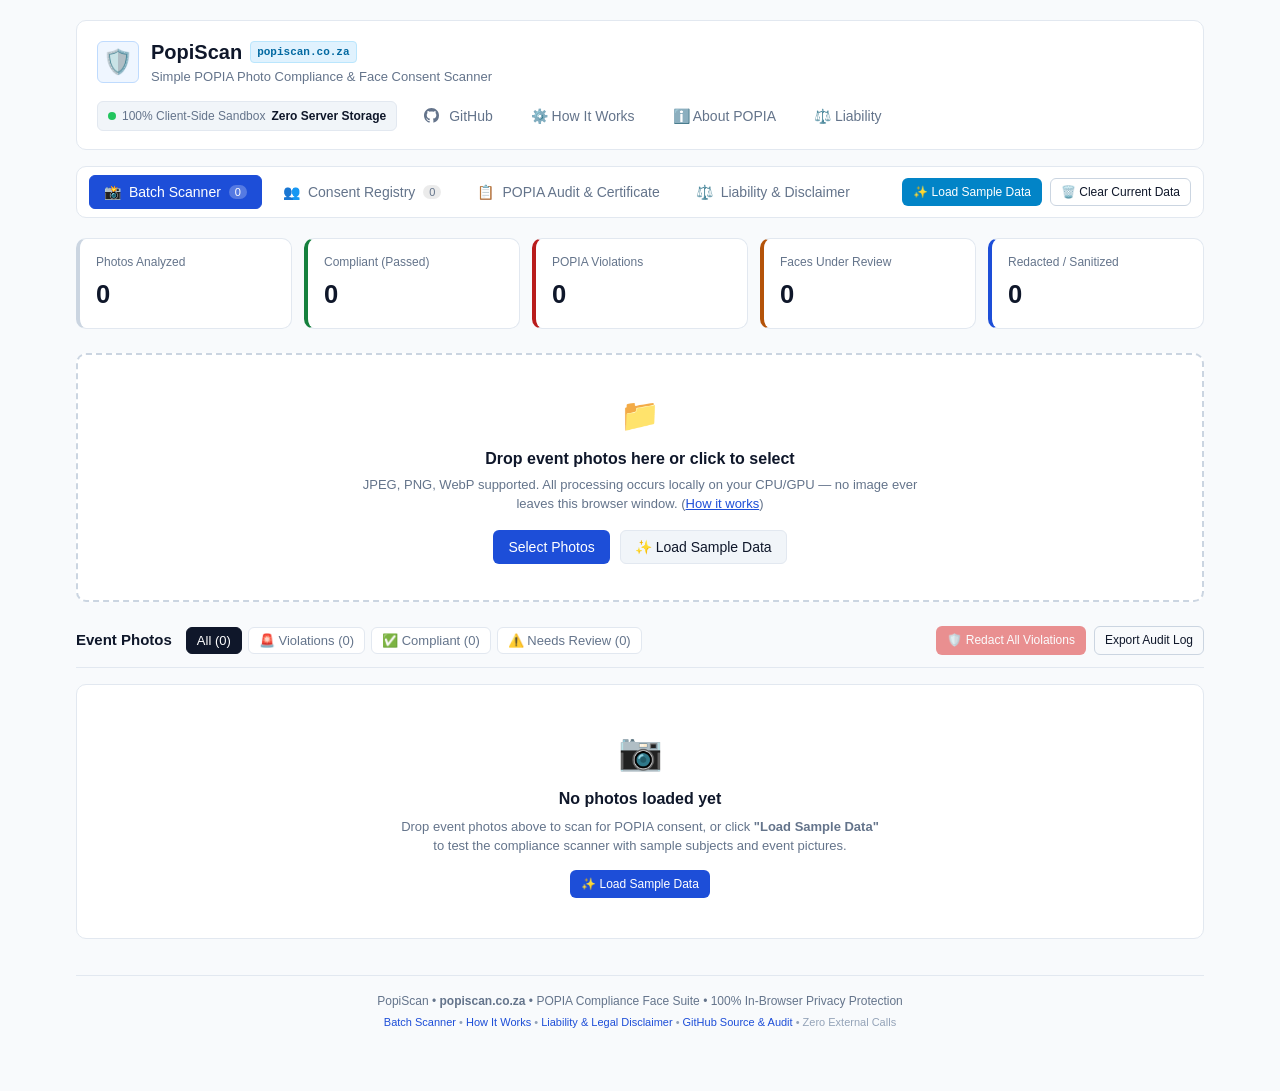
<file: site/index.html>
<!DOCTYPE html>
<html lang="en">
<head>
  <meta charset="UTF-8">
  <meta name="viewport" content="width=device-width, initial-scale=1.0">
  <title>PopiScan — POPIA Photo Compliance & Face Consent Scanner</title>
  <meta name="description" content="Simple client-side POPIA photo consent tracker and face compliance scanner. 100% in-browser processing — zero photos or biometric data leave your device.">
  <link rel="stylesheet" href="css/style.css?v=5">
</head>
<body>
  <div class="app-shell">
    <!-- Masthead -->
    <header class="masthead">
      <div class="masthead-inner">
        <div class="brand">
          <div class="brand-icon">🛡️</div>
          <div>
            <div class="brand-name">PopiScan <span class="brand-tag">popiscan.co.za</span></div>
            <div class="brand-sub">Simple POPIA Photo Compliance &amp; Face Consent Scanner</div>
          </div>
        </div>
        <div class="header-status">
          <div class="privacy-badge">
            <span class="status-pulse"></span>
            <span>100% Client-Side Sandbox</span>
            <span class="privacy-pill">Zero Server Storage</span>
          </div>
          <div class="header-links">
            <a href="https://github.com/methinked/popiscan" target="_blank" rel="noopener noreferrer" class="btn btn-ghost" title="Source Code & Security Audit on GitHub">
              <svg width="15" height="15" viewBox="0 0 24 24" fill="currentColor" style="display: inline-block; vertical-align: -2px; margin-right: 4px;" aria-hidden="true"><path d="M12 0C5.37 0 0 5.37 0 12c0 5.31 3.435 9.795 8.205 11.385.6.105.825-.255.825-.57 0-.285-.015-1.23-.015-2.235-3.015.555-3.795-.735-4.035-1.41-.135-.345-.72-1.41-1.23-1.695-.42-.225-1.02-.78-.015-.795.945-.015 1.62.87 1.845 1.23 1.08 1.815 2.805 1.305 3.495.99.105-.78.42-1.305.765-1.605-2.67-.3-5.46-1.335-5.46-5.925 0-1.305.465-2.385 1.23-3.225-.12-.3-.54-1.53.12-3.18 0 0 1.005-.315 3.3 1.23.96-.27 1.98-.405 3-.405s2.04.135 3 .405c2.295-1.56 3.3-1.23 3.3-1.23.66 1.65.24 2.88.12 3.18.765.84 1.23 1.905 1.23 3.225 0 4.605-2.805 5.625-5.475 5.925.435.375.81 1.095.81 2.22 0 1.605-.015 2.895-.015 3.3 0 .315.225.69.825.57A12.02 12.02 0 0024 12c0-6.63-5.37-12-12-12z"/></svg>
              GitHub
            </a>
            <a href="how-it-works.html" class="btn btn-ghost" title="How It Works: In-Browser Architecture & Algorithms">⚙️ How It Works</a>
            <button id="btn-about" class="btn btn-ghost" title="About & Architecture">ℹ️ About POPIA</button>
            <a href="liability.html" class="btn btn-ghost" title="Legal Disclaimer & Liability Notice">⚖️ Liability</a>
          </div>
        </div>
      </div>
    </header>

    <!-- Navigation Bar / Mode Tabs -->
    <nav class="subnav">
      <div class="nav-tabs">
        <button class="tab-btn active" data-tab="scanner">
          <span class="tab-icon">📸</span> Batch Scanner
          <span id="badge-scanned-count" class="tab-badge">0</span>
        </button>
        <button class="tab-btn" data-tab="roster">
          <span class="tab-icon">👥</span> Consent Registry
          <span id="badge-roster-count" class="tab-badge">0</span>
        </button>
        <button class="tab-btn" data-tab="audit">
          <span class="tab-icon">📋</span> POPIA Audit & Certificate
        </button>
        <button class="tab-btn" data-tab="liability">
          <span class="tab-icon">⚖️</span> Liability &amp; Disclaimer
        </button>
      </div>
      <div class="quick-actions">
        <button id="btn-load-demo" class="btn btn-accent btn-sm" title="Load sample subjects and event photos">✨ Load Sample Data</button>
        <button id="btn-clear-all" class="btn btn-outline btn-sm" title="Clear current photos or reset workspace">🗑️ Clear Current Data</button>
      </div>
    </nav>

    <!-- Metrics Bar -->
    <section class="metrics-bar">
      <div class="metric-card">
        <span class="metric-label">Photos Analyzed</span>
        <span id="metric-total-photos" class="metric-val">0</span>
      </div>
      <div class="metric-card metric-success">
        <span class="metric-label">Compliant (Passed)</span>
        <span id="metric-passed-photos" class="metric-val">0</span>
      </div>
      <div class="metric-card metric-danger">
        <span class="metric-label">POPIA Violations</span>
        <span id="metric-violation-photos" class="metric-val">0</span>
      </div>
      <div class="metric-card metric-warning">
        <span class="metric-label">Faces Under Review</span>
        <span id="metric-unknown-faces" class="metric-val">0</span>
      </div>
      <div class="metric-card metric-info">
        <span class="metric-label">Redacted / Sanitized</span>
        <span id="metric-redacted-photos" class="metric-val">0</span>
      </div>
    </section>

    <!-- Main Content Panels -->
    <main class="main-content">
      <!-- TAB 1: BATCH SCANNER -->
      <section id="panel-scanner" class="tab-panel active">
        <!-- Upload Zone -->
        <div class="upload-container">
          <div id="drop-zone" class="drop-zone">
            <div class="drop-icon">📁</div>
            <div class="drop-title">Drop event photos here or click to select</div>
            <p class="drop-desc">JPEG, PNG, WebP supported. All processing occurs locally on your CPU/GPU — no image ever leaves this browser window. (<a href="how-it-works.html" style="color: var(--primary); text-decoration: underline;">How it works</a>)</p>
            <div class="drop-buttons">
              <label for="file-input" class="btn btn-primary">
                <span>Select Photos</span>
                <input type="file" id="file-input" multiple accept="image/*" style="display: none;">
              </label>
              <button id="btn-demo-photos-only" class="btn btn-secondary">✨ Load Sample Data</button>
            </div>
          </div>
        </div>

        <!-- Scanning Progress Bar -->
        <div id="scan-progress-container" class="progress-bar-container" style="display: none;">
          <div class="progress-label">
            <span id="scan-progress-text">Scanning faces across photos...</span>
            <span id="scan-progress-pct">0%</span>
          </div>
          <div class="progress-track">
            <div id="scan-progress-fill" class="progress-fill" style="width: 0%;"></div>
          </div>
        </div>

        <!-- Filter / Filter Controls -->
        <div class="toolbar">
          <div class="toolbar-left">
            <span class="toolbar-title">Event Photos</span>
            <div class="filter-group">
              <button class="btn-filter active" data-filter="all">All (<span id="filter-count-all">0</span>)</button>
              <button class="btn-filter" data-filter="violation">🚨 Violations (<span id="filter-count-violation">0</span>)</button>
              <button class="btn-filter" data-filter="passed">✅ Compliant (<span id="filter-count-passed">0</span>)</button>
              <button class="btn-filter" data-filter="review">⚠️ Needs Review (<span id="filter-count-review">0</span>)</button>
            </div>
          </div>
          <div class="toolbar-right">
            <button id="btn-bulk-redact" class="btn btn-danger btn-sm" disabled>🛡️ Redact All Violations</button>
            <button id="btn-export-audit-top" class="btn btn-outline btn-sm">Export Audit Log</button>
          </div>
        </div>

        <!-- Photo Grid -->
        <div id="photo-grid" class="photo-grid">
          <div class="empty-state">
            <div class="empty-icon">📷</div>
            <div class="empty-title">No photos loaded yet</div>
            <p class="empty-desc">Drop event photos above to scan for POPIA consent, or click <strong>"Load Sample Data"</strong> to test the compliance scanner with sample subjects and event pictures.</p>
            <div style="margin-top: 14px;">
              <button id="btn-empty-load-demo" class="btn btn-primary btn-sm">✨ Load Sample Data</button>
            </div>
          </div>
        </div>
      </section>

      <!-- TAB 2: CONSENT REGISTRY (ROSTER) -->
      <section id="panel-roster" class="tab-panel">
        <div class="roster-header">
          <div>
            <h2>POPIA Consent Registry</h2>
            <p class="section-desc">Manage individuals, minors, and their formal photo consent preferences (Section 11 & Section 35 POPIA).</p>
          </div>
          <div class="roster-actions">
            <button id="btn-add-subject-modal" class="btn btn-primary btn-sm">+ Register Subject</button>
            <button id="btn-load-sample-roster" class="btn btn-outline btn-sm">Load Sample Roster</button>
            <button id="btn-clear-roster" class="btn btn-ghost btn-sm" style="color: var(--danger, #ef4444);">Clear Registry</button>
          </div>
        </div>

        <!-- Roster Search & Stats -->
        <div class="roster-filters">
          <input type="text" id="roster-search" class="input-search" placeholder="Search subjects by name or ID...">
          <div class="roster-legend">
            <span class="legend-item"><span class="dot dot-green"></span> Consented (Full Media)</span>
            <span class="legend-item"><span class="dot dot-amber"></span> Internal Use Only</span>
            <span class="legend-item"><span class="dot dot-red"></span> Opted Out / Restricted</span>
          </div>
        </div>

        <!-- Roster Grid -->
        <div id="roster-grid" class="roster-grid"></div>
      </section>

      <!-- TAB 3: POPIA AUDIT CERTIFICATE -->
      <section id="panel-audit" class="tab-panel">
        <div class="audit-container">
          <div class="audit-card">
            <div class="audit-header">
              <div class="audit-badge">Official Record</div>
              <h2>POPIA Compliance Verification Certificate</h2>
              <p class="audit-timestamp" id="audit-timestamp">Generated on: Sept 8, 2026</p>
            </div>

            <div class="audit-summary-grid">
              <div class="audit-item">
                <span class="audit-k">Organization / Controller</span>
                <span class="audit-v">Local Organization / School Event</span>
              </div>
              <div class="audit-item">
                <span class="audit-k">Legal Standard</span>
                <span class="audit-v">POPIA Act 4 of 2013 (RSA) & Sect 35 (Minors)</span>
              </div>
              <div class="audit-item">
                <span class="audit-k">Architectural Ingestion Model</span>
                <span class="audit-v text-success">Zero-Knowledge Client Sandbox (0 Biometrics Stored Externally)</span>
              </div>
              <div class="audit-item">
                <span class="audit-k">Compliance Status</span>
                <span id="audit-status-badge" class="badge-status">Pending Scan</span>
              </div>
            </div>

            <h3>Scan Activity & Action Log</h3>
            <div class="table-responsive">
              <table class="audit-table">
                <thead>
                  <tr>
                    <th>Photo Name</th>
                    <th>Faces Detected</th>
                    <th>Matched Subjects</th>
                    <th>Consent Result</th>
                    <th>Compliance Action</th>
                  </tr>
                </thead>
                <tbody id="audit-log-body">
                  <tr>
                    <td colspan="5" style="text-align: center; color: var(--text-muted);">No scan logs yet. Run a batch scan to populate audit data.</td>
                  </tr>
                </tbody>
              </table>
            </div>

            <!-- Statutory Compliance & Liability Notice -->
            <div class="legal-alert-box" style="margin-top: 24px; margin-bottom: 20px;">
              <div class="legal-alert-title">
                <span>⚠️</span>
                <span>Statutory Compliance &amp; Operational Liability Notice</span>
              </div>
              <div class="legal-alert-desc">
                This verification certificate and log are generated purely as an operational tracking aid on an <strong>"AS IS"</strong> basis without warranty. This system does not constitute formal legal counsel or statutory clearance under South African POPIA Act 4 of 2013. The responsible party bears sole legal liability for media publication, guardian consent, and records veracity. Client-side source code is open for independent audit on <a href="https://github.com/methinked/popiscan" target="_blank" rel="noopener noreferrer" class="footer-link" style="font-weight: 600;">GitHub</a>.
                <a href="liability.html" target="_blank" class="footer-link" style="font-weight: 600; margin-left: 4px;">Read Full Liability Disclaimer &rarr;</a>
              </div>
            </div>

            <div class="audit-footer-actions">
              <button id="btn-download-audit-json" class="btn btn-outline">Export Audit JSON</button>
              <button id="btn-print-audit" class="btn btn-primary">Print / Save as PDF Certificate</button>
            </div>
          </div>
        </div>
      </section>

      <!-- TAB 4: LEGAL & LIABILITY DISCLAIMER -->
      <section id="panel-liability" class="tab-panel">
        <div class="legal-container">
          <div class="legal-card">
            <div class="legal-header">
              <div style="display: flex; justify-content: space-between; align-items: flex-start; flex-wrap: wrap; gap: 10px;">
                <div>
                  <span class="legal-badge">Legal Notice &amp; Terms of Use</span>
                  <h2>Legal Disclaimer &amp; Limitation of Liability</h2>
                  <p class="legal-subtitle">Standard Operational Disclaimer, Algorithmic Limits &amp; POPIA Act 4 of 2013 Notice</p>
                </div>
                <a href="liability.html" target="_blank" class="btn btn-outline btn-sm">Open Standalone Page ↗</a>
              </div>
            </div>

            <!-- Prominent Executive Warning Box -->
            <div class="legal-alert-box">
              <div class="legal-alert-title">
                <span>⚠️</span>
                <span>Plain-Language Notice: Don't Rely Blindly On This — It's Just To Help (As-Is)</span>
              </div>
              <div class="legal-alert-desc">
                <strong>PopiScan is provided strictly on an "AS IS" and "AS AVAILABLE" basis without warranty of any kind.</strong> It is designed to assist event organizers, schools, and photographers with internal consent bookkeeping. It is <em>not</em> legal advice, <em>not</em> a substitute for an Information Officer audit, and provides <em>no statutory warranty or immunity</em>. Facial detection is probabilistic and subject to false negatives. You and your organization are solely responsible for obtaining valid consent and deciding which photos are published.
              </div>
            </div>

            <div class="legal-section">
              <h3>1. Provision of Software "As Is" &amp; No Warranty</h3>
              <p>PopiScan (popiscan.co.za) is provided free of charge on an <strong>"AS IS"</strong> and <strong>"AS AVAILABLE"</strong> basis. The authors and operators disclaim all express, implied, and statutory warranties, including warranties of merchantability, fitness for a particular purpose, non-infringement, algorithmic accuracy, and uninterrupted operation.</p>
              <div class="legal-caps-box">
                YOU ASSUME TOTAL RESPONSIBILITY AND RISK FOR YOUR USE OF THIS SOFTWARE. NO WARRANTY IS MADE THAT SCANNING WILL DETECT EVERY FACE OR MEET REGULATORY REQUIREMENTS.
              </div>
            </div>

            <div class="legal-section">
              <h3>2. Operational Aid Only — Not Legal Advice</h3>
              <p>PopiScan is not a law firm or registered regulatory body. Status badges ("Compliant", "Violation", "Review") and generated audit certificates reflect automated heuristics evaluated against local inputs. They do not constitute official statutory certification or legal advice under the Protection of Personal Information Act 4 of 2013 (POPIA).</p>
            </div>

            <div class="legal-section">
              <h3>3. Algorithmic Limitations &amp; Inherent Probabilistic Nature</h3>
              <p>In-browser face detection (Viola-Jones / Haar cascades) is probabilistic. False negatives (missed faces due to lighting, angles, occlusions, sunglasses, headwear, or crowds) and false positives can occur. <strong>Mandatory human visual inspection is required</strong> before publishing or distributing any photograph.</p>
            </div>

            <div class="legal-section">
              <h3>4. Sole Responsibility of the User ("Responsible Party")</h3>
              <p>Under POPIA Section 1, your organization is the legal <strong>Responsible Party</strong>. You hold sole accountability for verifying parental consent for minors (Section 35), managing consent records, honoring opt-outs, and making publishing decisions.</p>
            </div>

            <div class="legal-section">
              <h3>5. Comprehensive Limitation of Liability</h3>
              <p>Under no legal theory (contract, delict, negligence, or statute) shall the developers, contributors, or hosts of PopiScan be liable for:</p>
              <ul>
                <li>Administrative fines or enforcement actions by the Information Regulator of South Africa (including Section 109 fines up to R10,000,000);</li>
                <li>Civil claims, privacy infringement damages, or lawsuits under Section 99 of POPIA;</li>
                <li>Legal defense costs, lost profits, business interruption, or emotional distress damages.</li>
              </ul>
            </div>

            <div class="legal-section">
              <h3>6. 100% Client-Side Architecture &amp; Zero Data Retention</h3>
              <p>All photo processing, face detection, and redaction occur 100% within your web browser's local sandbox memory. No photos, biometric descriptors, or roster records are ever transmitted to or stored on our servers. The site operators never possess your data and are not an "Operator" under POPIA. The complete client-side source code is open for independent security audits on <a href="https://github.com/methinked/popiscan" target="_blank" rel="noopener noreferrer" class="footer-link" style="font-weight: 600;">GitHub</a> under GPLv3.</p>
            </div>

            <div style="border-top: 1px solid var(--border); padding-top: 16px; display: flex; justify-content: space-between; align-items: center; flex-wrap: wrap; gap: 10px;">
              <a href="liability.html" target="_blank" class="footer-link" style="font-size: 13px; font-weight: 600;">View Complete Legal Terms &amp; Full Text &rarr;</a>
              <button onclick="window.print()" class="btn btn-outline btn-sm">🖨️ Print Disclaimer</button>
            </div>
          </div>
        </div>
      </section>
    </main>

    <!-- Photo Detail / Inspector Modal -->
    <div id="modal-inspector" class="modal-backdrop" style="display: none;">
      <div class="modal-dialog modal-lg">
        <div class="modal-header">
          <div>
            <h3 id="modal-photo-title">Photo Inspector</h3>
            <span id="modal-photo-badge" class="badge-status">Status</span>
          </div>
          <button id="modal-close" class="modal-close-btn">&times;</button>
        </div>
        <div class="modal-body inspector-body">
          <div class="inspector-canvas-wrap">
            <canvas id="inspector-canvas"></canvas>
          </div>
          <div class="inspector-sidebar">
            <h4>Detected Faces</h4>
            <div id="inspector-face-list" class="face-list"></div>
            <div class="redaction-controls">
              <h4>Sanitization & Redaction</h4>
              <p class="control-desc">Instantly blur or mask non-consenting individuals to make this photo POPIA compliant for public release.</p>
              <div class="redact-btn-group">
                <button id="btn-redact-blur" class="btn btn-outline btn-sm">Blur Faces</button>
                <button id="btn-redact-mask" class="btn btn-outline btn-sm">Black Bar</button>
                <button id="btn-redact-pixel" class="btn btn-outline btn-sm">Pixelate</button>
                <button id="btn-redact-reset" class="btn btn-ghost btn-sm">Reset</button>
              </div>
              <button id="btn-download-inspected" class="btn btn-primary" style="width: 100%; margin-top: 12px;">⬇️ Download Compliant Photo</button>
            </div>
          </div>
        </div>
      </div>
    </div>

    <!-- Add Subject Modal -->
    <div id="modal-add-subject" class="modal-backdrop" style="display: none;">
      <div class="modal-dialog">
        <div class="modal-header">
          <h3>Register Subject Consent</h3>
          <button id="modal-add-close" class="modal-close-btn">&times;</button>
        </div>
        <form id="form-add-subject" class="modal-body form-body">
          <div class="form-group">
            <label for="sub-name">Full Name</label>
            <input type="text" id="sub-name" class="form-input" placeholder="e.g. Liam Chen" required>
          </div>
          <div class="form-group">
            <label for="sub-id">Identifier / Roll / Student ID</label>
            <input type="text" id="sub-id" class="form-input" placeholder="e.g. STU-2026-088" required>
          </div>
          <div class="form-group">
            <label for="sub-consent">POPIA Consent Preference</label>
            <select id="sub-consent" class="form-input">
              <option value="RESTRICTED">❌ RESTRICTED (Withheld / Do Not Photograph)</option>
              <option value="CONSENTED" selected>✅ CONSENTED (Full Media Release)</option>
              <option value="INTERNAL_ONLY">⚠️ INTERNAL ONLY (Internal Yearbook / School Only)</option>
            </select>
          </div>
          <div class="form-group">
            <label for="sub-notes">Consent Notes / Legal Guardian</label>
            <input type="text" id="sub-notes" class="form-input" placeholder="e.g. Parent requested opt-out under Section 35">
          </div>
          <div class="form-group">
            <label>Reference Face Photo</label>
            <input type="file" id="sub-photo-input" accept="image/*" class="form-input">
            <div id="sub-photo-preview" class="avatar-preview-box">No photo chosen</div>
          </div>
          <div class="form-actions">
            <button type="button" id="btn-cancel-add-subject" class="btn btn-ghost">Cancel</button>
            <button type="submit" class="btn btn-primary">Save to Registry</button>
          </div>
        </form>
      </div>
    </div>

    <!-- Clear Current Data Modal -->
    <div id="modal-clear-data" class="modal-backdrop" style="display: none;">
      <div class="modal-dialog">
        <div class="modal-header">
          <h3>Clear Current Data</h3>
          <button id="modal-clear-close" class="modal-close-btn">&times;</button>
        </div>
        <div class="modal-body">
          <p style="margin-bottom: 16px; color: var(--text-muted); font-size: 14px;">
            Choose how you would like to reset your PopiScan workspace:
          </p>
          <div class="clear-options-list">
            <button type="button" id="btn-action-clear-photos" class="clear-choice-card">
              <div class="clear-choice-icon">📸</div>
              <div class="clear-choice-info">
                <div class="clear-choice-title">Clear Scanned Photos Only</div>
                <div class="clear-choice-desc">Removes all analyzed photos and resets metrics to zero. Keeps your Consent Registry intact.</div>
              </div>
            </button>
            <button type="button" id="btn-action-clear-everything" class="clear-choice-card clear-choice-card-danger">
              <div class="clear-choice-icon">🗑️</div>
              <div class="clear-choice-info">
                <div class="clear-choice-title">Clear Everything (Photos &amp; Registry)</div>
                <div class="clear-choice-desc">Completely resets PopiScan to a fresh new page. Clears photos, metrics, and removes all saved subjects from local storage.</div>
              </div>
            </button>
          </div>
          <div class="form-actions" style="margin-top: 20px; justify-content: flex-end;">
            <button type="button" id="btn-cancel-clear" class="btn btn-ghost">Cancel</button>
          </div>
        </div>
      </div>
    </div>

    <!-- About / POPIA Architecture Modal -->
    <div id="modal-about" class="modal-backdrop" style="display: none;">
      <div class="modal-dialog">
        <div class="modal-header">
          <h3>Why Browser-First POPIA Compliance?</h3>
          <button id="modal-about-close" class="modal-close-btn">&times;</button>
        </div>
        <div class="modal-body about-content">
          <p><strong>PopiScan</strong> (popiscan.co.za) is built on a 100% zero-knowledge client architecture (<a href="how-it-works.html" class="footer-link" style="text-decoration: underline; font-weight: 600;">Technical &amp; Mathematical Specification</a>):</p>
          <ul class="about-points">
            <li><strong>Zero Server Liability:</strong> Traditional face recognition requires uploading sensitive biometric images of children and staff to a cloud server, creating massive POPIA Section 19 security risk and data breach liability.</li>
            <li><strong>100% Client-Side Processing:</strong> All facial feature detection, matching against your local roster, and privacy redaction happen strictly within your browser sandbox via WebAssembly and HTML5 Canvas. (<a href="how-it-works.html" class="footer-link" style="text-decoration: underline;">How it works</a>)</li>
            <li><strong>Open Source &amp; Auditable:</strong> The entire codebase is open source under GPLv3 and available for independent security audit on <a href="https://github.com/methinked/popiscan" target="_blank" rel="noopener noreferrer" class="footer-link">GitHub</a>.</li>
            <li><strong>POPIA Section 35 Strict Adherence:</strong> Special personal information (biometric data of minors) is never transmitted across the network, stored in a remote database, or processed by third-party APIs.</li>
            <li><strong>Immediate Anonymization:</strong> Flagged non-consenting individuals can be blurred, masked, or pixelated in one click before event photos are published or shared.</li>
            <li><strong>Operational Assistance Only:</strong> Provided strictly "as-is" without warranty. See our <a href="liability.html" class="footer-link">Liability &amp; Legal Disclaimer</a> for full statutory terms.</li>
          </ul>
        </div>
      </div>
    </div>

    <!-- Footer -->
    <footer class="app-footer">
      <div>PopiScan • <strong>popiscan.co.za</strong> • POPIA Compliance Face Suite • 100% In-Browser Privacy Protection</div>
      <div class="footer-links">
        <a href="index.html" class="footer-link">Batch Scanner</a> • 
        <a href="how-it-works.html" class="footer-link">How It Works</a> • 
        <a href="liability.html" class="footer-link">Liability &amp; Legal Disclaimer</a> • 
        <a href="https://github.com/methinked/popiscan" target="_blank" rel="noopener noreferrer" class="footer-link">GitHub Source &amp; Audit</a> • 
        <span>Zero External Calls</span>
      </div>
    </footer>
  </div>

  <!-- Face Detection & Tracking Scripts -->
  <script src="js/vendor/tracking-min.js"></script>
  <script src="js/vendor/face-min.js"></script>
  <!-- Application Logic -->
  <script src="js/popia-engine.js?v=4"></script>
</body>
</html>
</file>
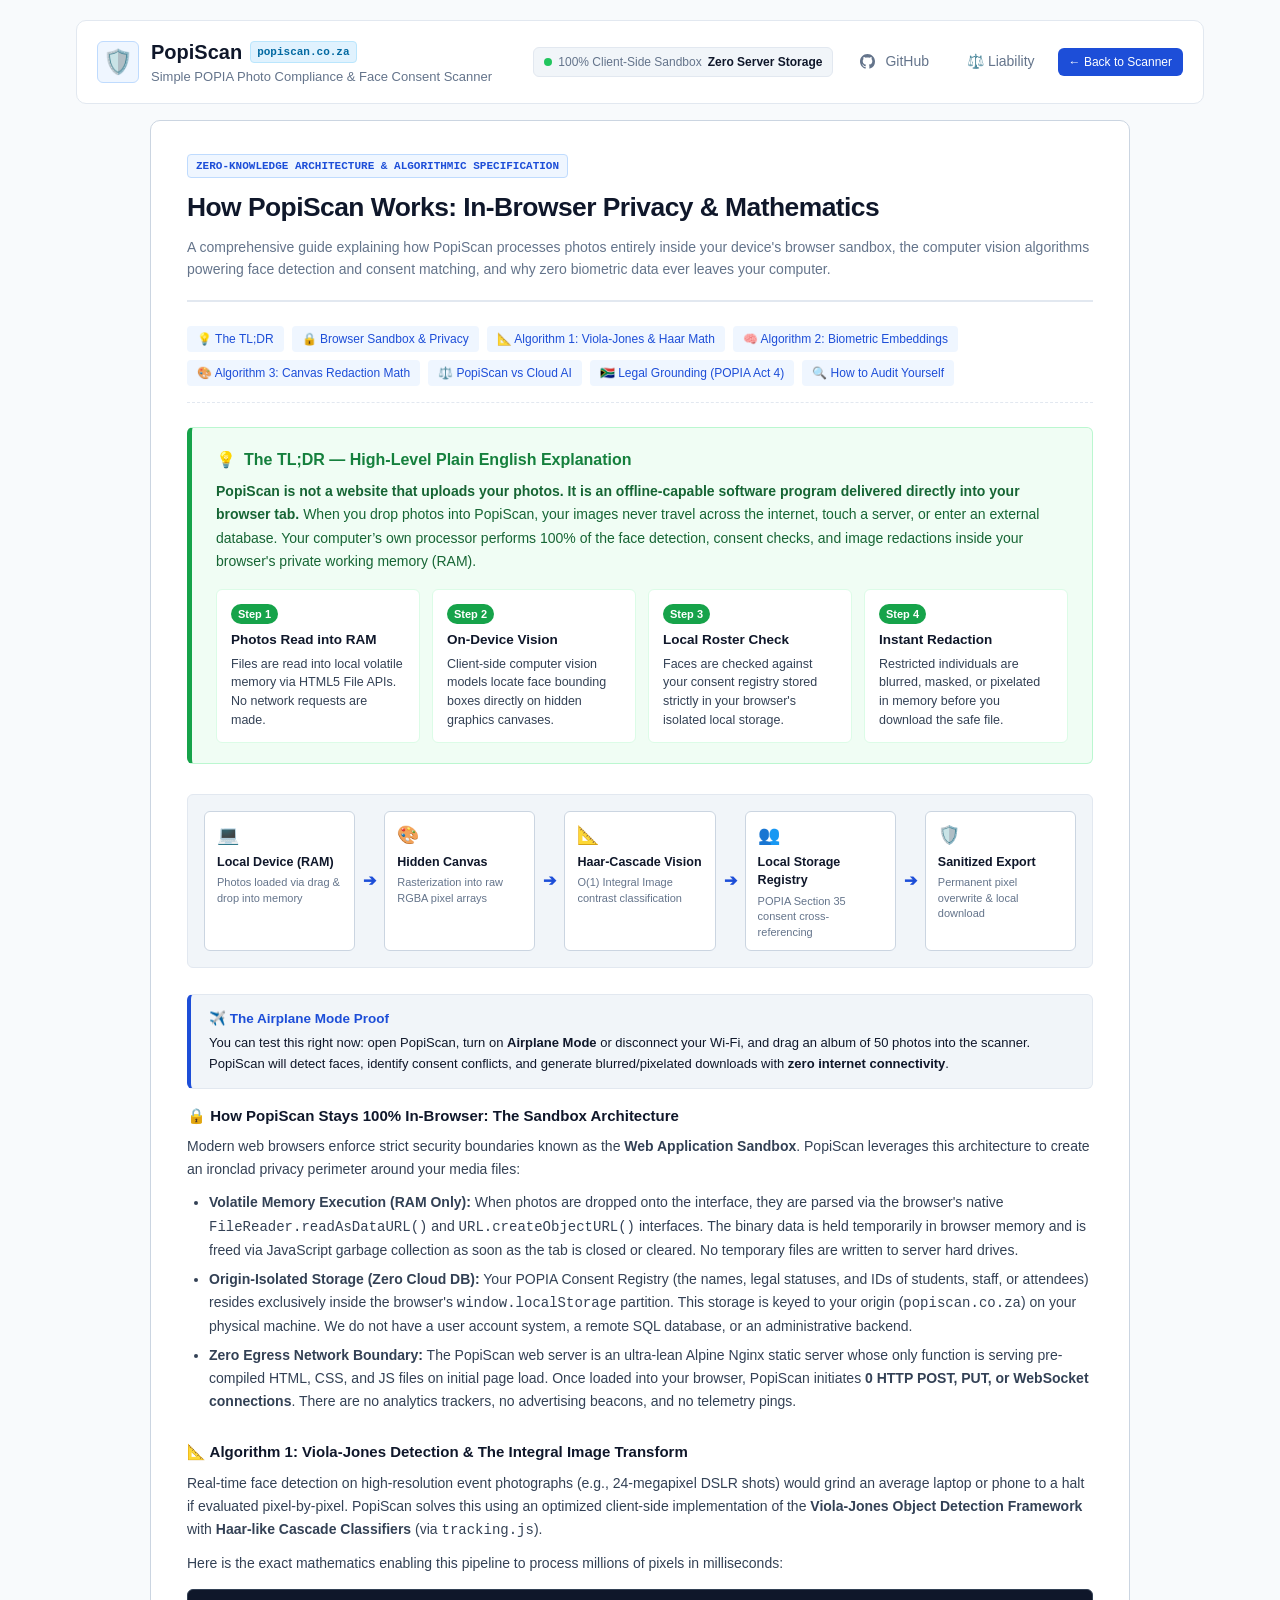
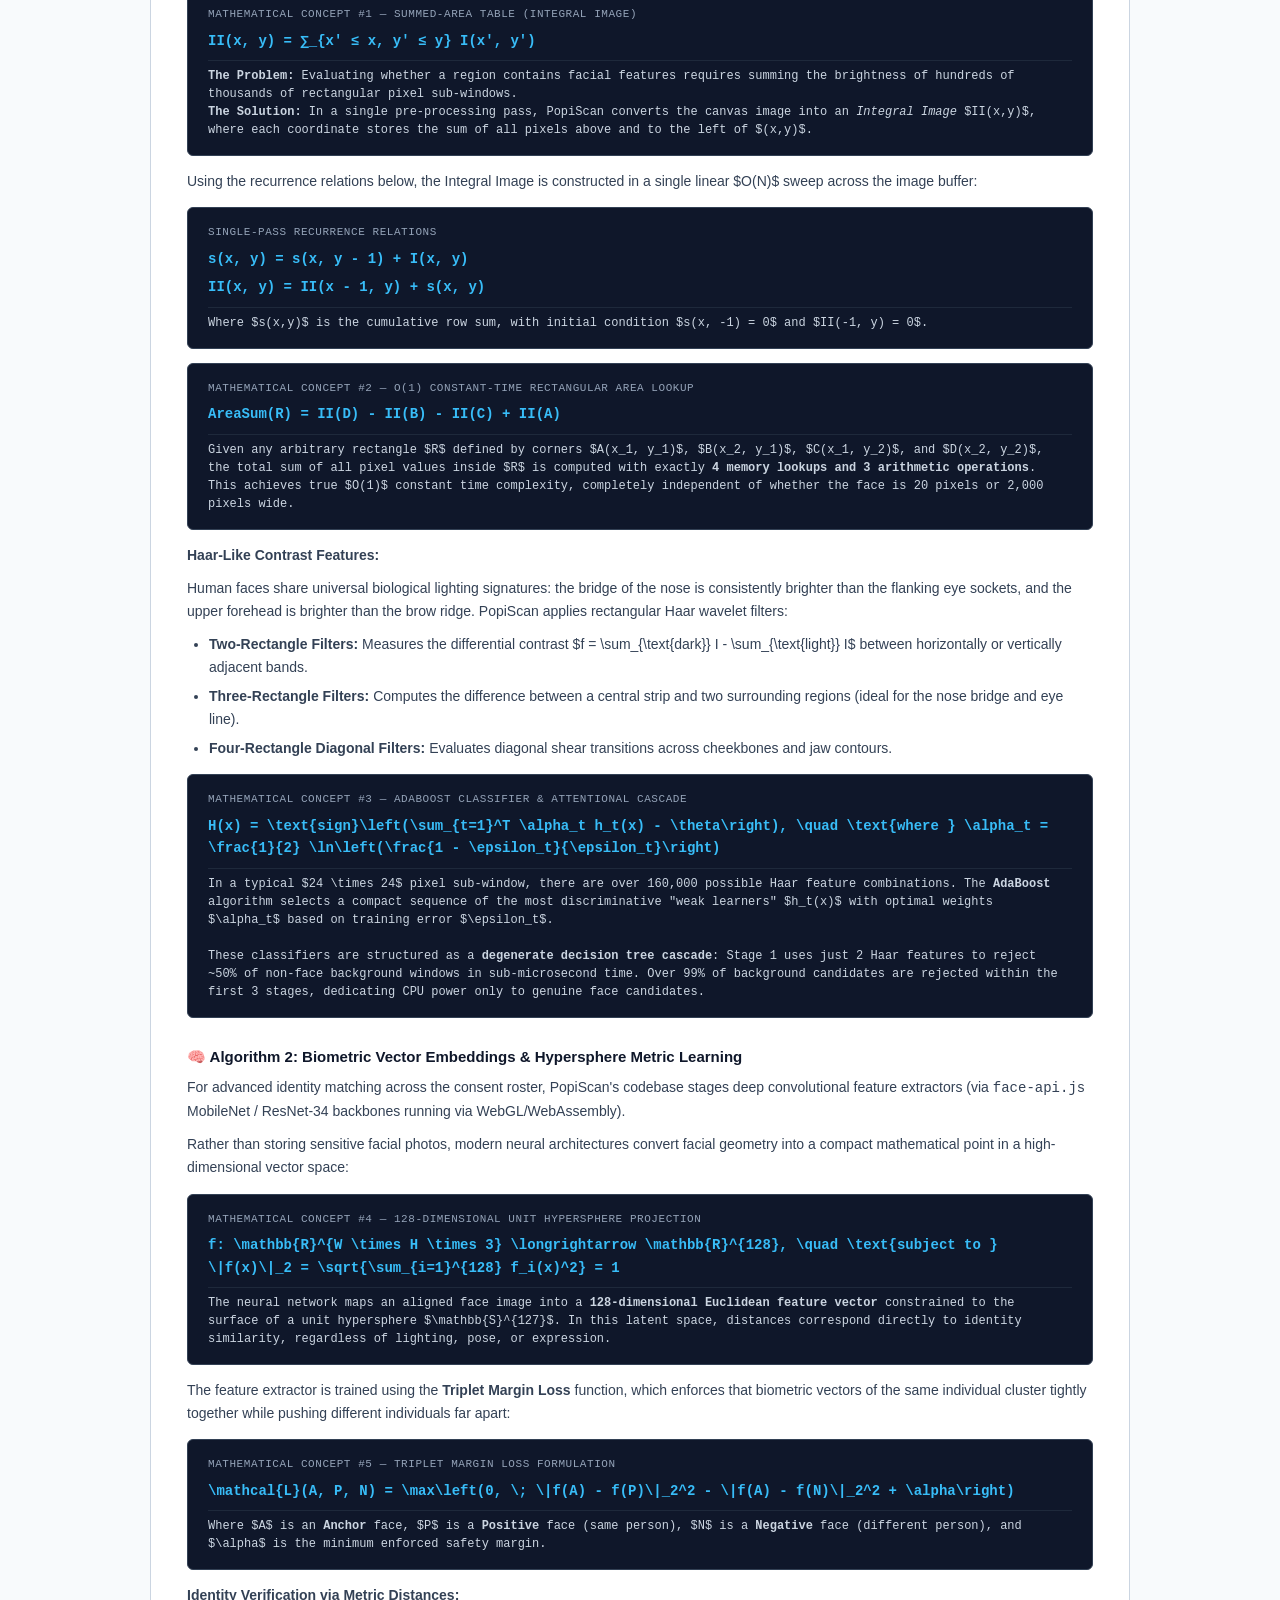
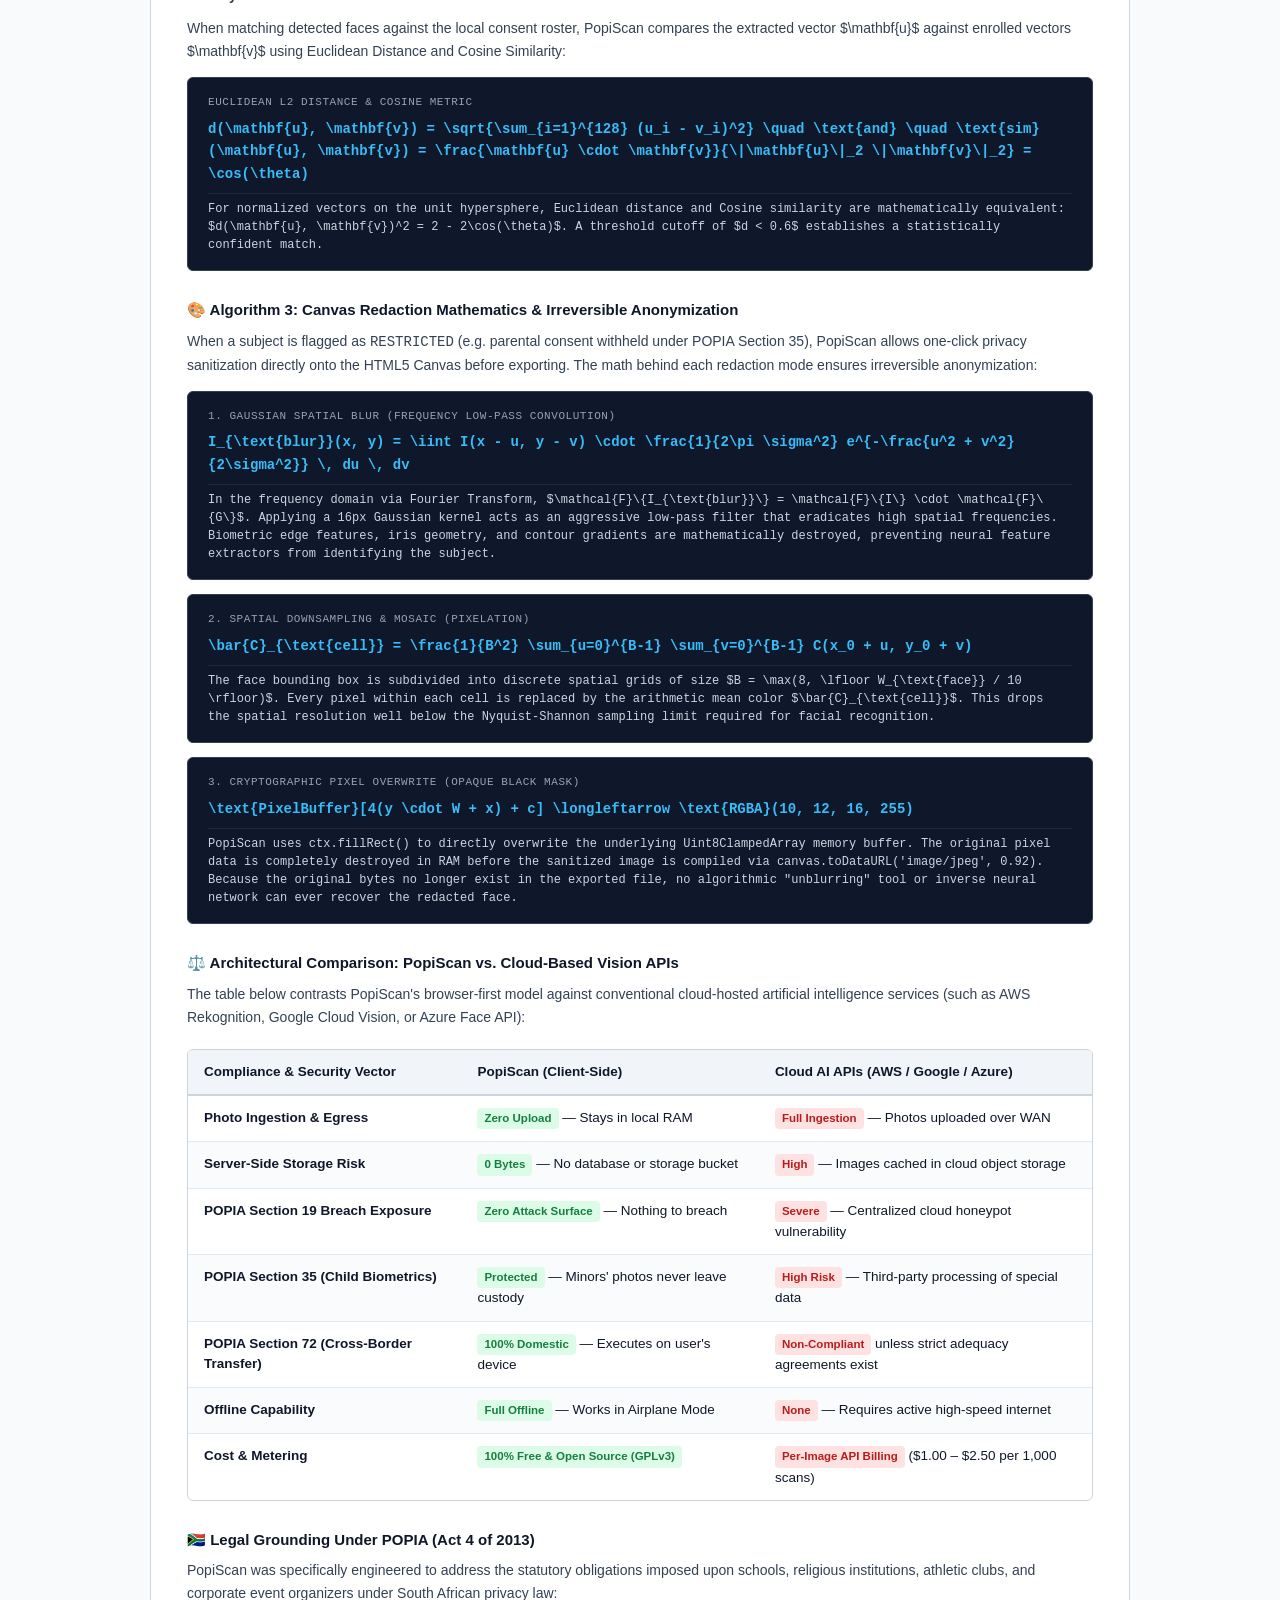
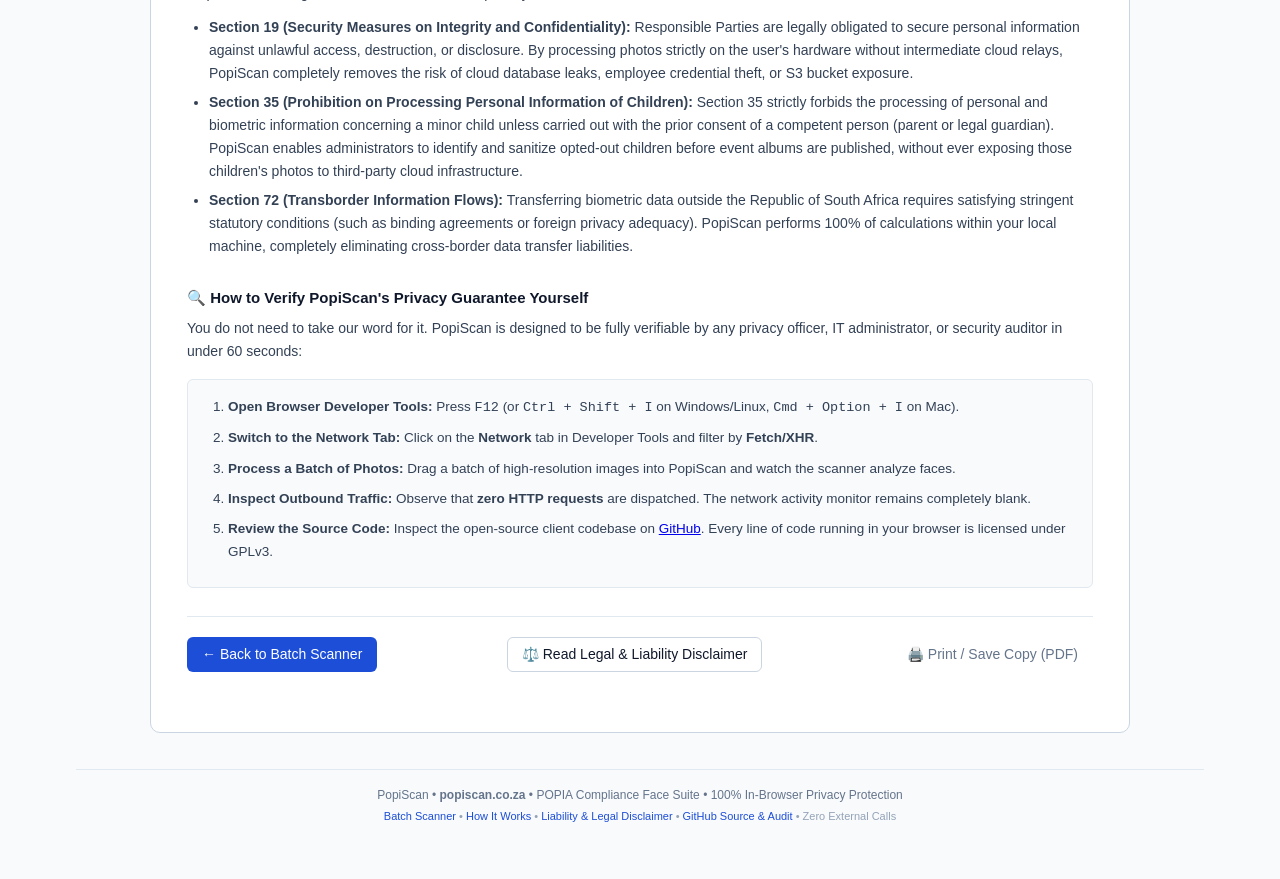
<file: site/how-it-works.html>
<!DOCTYPE html>
<html lang="en">
<head>
  <meta charset="UTF-8">
  <meta name="viewport" content="width=device-width, initial-scale=1.0">
  <title>How It Works &amp; Technical Architecture — PopiScan (popiscan.co.za)</title>
  <meta name="description" content="Technical deep-dive into PopiScan's 100% in-browser face detection, consent matching, and privacy redaction pipeline. Learn how client-side algorithms, integral images, and sandboxed memory guarantee zero cloud data leaks under POPIA.">
  <link rel="stylesheet" href="css/style.css?v=5">
</head>
<body>
  <div class="app-shell">
    <!-- Masthead -->
    <header class="masthead">
      <div class="masthead-inner">
        <div class="brand">
          <div class="brand-icon">🛡️</div>
          <div>
            <div class="brand-name">PopiScan <span class="brand-tag">popiscan.co.za</span></div>
            <div class="brand-sub">Simple POPIA Photo Compliance &amp; Face Consent Scanner</div>
          </div>
        </div>
        <div class="header-status">
          <div class="privacy-badge">
            <span class="status-pulse"></span>
            <span>100% Client-Side Sandbox</span>
            <span class="privacy-pill">Zero Server Storage</span>
          </div>
          <div class="header-links">
            <a href="https://github.com/methinked/popiscan" target="_blank" rel="noopener noreferrer" class="btn btn-ghost" title="Source Code &amp; Security Audit on GitHub">
              <svg width="15" height="15" viewBox="0 0 24 24" fill="currentColor" style="display: inline-block; vertical-align: -2px; margin-right: 4px;" aria-hidden="true"><path d="M12 0C5.37 0 0 5.37 0 12c0 5.31 3.435 9.795 8.205 11.385.6.105.825-.255.825-.57 0-.285-.015-1.23-.015-2.235-3.015.555-3.795-.735-4.035-1.41-.135-.345-.72-1.41-1.23-1.695-.42-.225-1.02-.78-.015-.795.945-.015 1.62.87 1.845 1.23 1.08 1.815 2.805 1.305 3.495.99.105-.78.42-1.305.765-1.605-2.67-.3-5.46-1.335-5.46-5.925 0-1.305.465-2.385 1.23-3.225-.12-.3-.54-1.53.12-3.18 0 0 1.005-.315 3.3 1.23.96-.27 1.98-.405 3-.405s2.04.135 3 .405c2.295-1.56 3.3-1.23 3.3-1.23.66 1.65.24 2.88.12 3.18.765.84 1.23 1.905 1.23 3.225 0 4.605-2.805 5.625-5.475 5.925.435.375.81 1.095.81 2.22 0 1.605-.015 2.895-.015 3.3 0 .315.225.69.825.57A12.02 12.02 0 0024 12c0-6.63-5.37-12-12-12z"/></svg>
              GitHub
            </a>
            <a href="liability.html" class="btn btn-ghost" title="Legal Disclaimer &amp; Liability Notice">⚖️ Liability</a>
            <a href="index.html" class="btn btn-primary btn-sm">← Back to Scanner</a>
          </div>
        </div>
      </div>
    </header>

    <!-- Main Content Container -->
    <main class="tech-container">
      <div class="tech-card">
        <!-- Header -->
        <div class="tech-header">
          <span class="tech-badge">Zero-Knowledge Architecture &amp; Algorithmic Specification</span>
          <h1>How PopiScan Works: In-Browser Privacy &amp; Mathematics</h1>
          <p class="tech-subtitle">
            A comprehensive guide explaining how PopiScan processes photos entirely inside your device's browser sandbox, the computer vision algorithms powering face detection and consent matching, and why zero biometric data ever leaves your computer.
          </p>
        </div>

        <!-- Quick Jump Links -->
        <div class="legal-quick-nav">
          <a href="#section-tldr" class="legal-nav-tag">💡 The TL;DR</a>
          <a href="#section-sandbox" class="legal-nav-tag">🔒 Browser Sandbox &amp; Privacy</a>
          <a href="#section-viola-jones" class="legal-nav-tag">📐 Algorithm 1: Viola-Jones &amp; Haar Math</a>
          <a href="#section-embeddings" class="legal-nav-tag">🧠 Algorithm 2: Biometric Embeddings</a>
          <a href="#section-redaction" class="legal-nav-tag">🎨 Algorithm 3: Canvas Redaction Math</a>
          <a href="#section-comparison" class="legal-nav-tag">⚖️ PopiScan vs Cloud AI</a>
          <a href="#section-popia" class="legal-nav-tag">🇿🇦 Legal Grounding (POPIA Act 4)</a>
          <a href="#section-audit" class="legal-nav-tag">🔍 How to Audit Yourself</a>
        </div>

        <!-- ================= SECTION 1: TL;DR ================= -->
        <section id="section-tldr">
          <div class="tldr-box">
            <div class="tldr-title">
              <span>💡</span>
              <span>The TL;DR — High-Level Plain English Explanation</span>
            </div>
            <div class="tldr-desc">
              <strong>PopiScan is not a website that uploads your photos. It is an offline-capable software program delivered directly into your browser tab.</strong>
              When you drop photos into PopiScan, your images never travel across the internet, touch a server, or enter an external database. Your computer’s own processor performs 100% of the face detection, consent checks, and image redactions inside your browser's private working memory (RAM).
            </div>

            <div class="tldr-steps">
              <div class="tldr-step-card">
                <span class="tldr-step-num">Step 1</span>
                <div class="tldr-step-title">Photos Read into RAM</div>
                <div class="tldr-step-text">Files are read into local volatile memory via HTML5 File APIs. No network requests are made.</div>
              </div>
              <div class="tldr-step-card">
                <span class="tldr-step-num">Step 2</span>
                <div class="tldr-step-title">On-Device Vision</div>
                <div class="tldr-step-text">Client-side computer vision models locate face bounding boxes directly on hidden graphics canvases.</div>
              </div>
              <div class="tldr-step-card">
                <span class="tldr-step-num">Step 3</span>
                <div class="tldr-step-title">Local Roster Check</div>
                <div class="tldr-step-text">Faces are checked against your consent registry stored strictly in your browser's isolated local storage.</div>
              </div>
              <div class="tldr-step-card">
                <span class="tldr-step-num">Step 4</span>
                <div class="tldr-step-title">Instant Redaction</div>
                <div class="tldr-step-text">Restricted individuals are blurred, masked, or pixelated in memory before you download the safe file.</div>
              </div>
            </div>
          </div>

          <!-- Pipeline Flow Box -->
          <div class="pipeline-diagram">
            <div class="pipeline-node">
              <div class="pipeline-node-icon">💻</div>
              <div class="pipeline-node-name">Local Device (RAM)</div>
              <div class="pipeline-node-detail">Photos loaded via drag &amp; drop into memory</div>
            </div>
            <div class="pipeline-connector">➔</div>
            <div class="pipeline-node">
              <div class="pipeline-node-icon">🎨</div>
              <div class="pipeline-node-name">Hidden Canvas</div>
              <div class="pipeline-node-detail">Rasterization into raw RGBA pixel arrays</div>
            </div>
            <div class="pipeline-connector">➔</div>
            <div class="pipeline-node">
              <div class="pipeline-node-icon">📐</div>
              <div class="pipeline-node-name">Haar-Cascade Vision</div>
              <div class="pipeline-node-detail">O(1) Integral Image contrast classification</div>
            </div>
            <div class="pipeline-connector">➔</div>
            <div class="pipeline-node">
              <div class="pipeline-node-icon">👥</div>
              <div class="pipeline-node-name">Local Storage Registry</div>
              <div class="pipeline-node-detail">POPIA Section 35 consent cross-referencing</div>
            </div>
            <div class="pipeline-connector">➔</div>
            <div class="pipeline-node">
              <div class="pipeline-node-icon">🛡️</div>
              <div class="pipeline-node-name">Sanitized Export</div>
              <div class="pipeline-node-detail">Permanent pixel overwrite &amp; local download</div>
            </div>
          </div>

          <div class="tech-callout">
            <div class="tech-callout-title">✈️ The Airplane Mode Proof</div>
            <p>
              You can test this right now: open PopiScan, turn on <strong>Airplane Mode</strong> or disconnect your Wi-Fi, and drag an album of 50 photos into the scanner. PopiScan will detect faces, identify consent conflicts, and generate blurred/pixelated downloads with <strong>zero internet connectivity</strong>.
            </p>
          </div>
        </section>

        <!-- ================= SECTION 2: BROWSER SANDBOX & PRIVACY ================= -->
        <section id="section-sandbox" class="legal-section">
          <h3>🔒 How PopiScan Stays 100% In-Browser: The Sandbox Architecture</h3>
          <p>
            Modern web browsers enforce strict security boundaries known as the <strong>Web Application Sandbox</strong>. PopiScan leverages this architecture to create an ironclad privacy perimeter around your media files:
          </p>
          <ul>
            <li>
              <strong>Volatile Memory Execution (RAM Only):</strong> When photos are dropped onto the interface, they are parsed via the browser's native <code>FileReader.readAsDataURL()</code> and <code>URL.createObjectURL()</code> interfaces. The binary data is held temporarily in browser memory and is freed via JavaScript garbage collection as soon as the tab is closed or cleared. No temporary files are written to server hard drives.
            </li>
            <li>
              <strong>Origin-Isolated Storage (Zero Cloud DB):</strong> Your POPIA Consent Registry (the names, legal statuses, and IDs of students, staff, or attendees) resides exclusively inside the browser's <code>window.localStorage</code> partition. This storage is keyed to your origin (<code>popiscan.co.za</code>) on your physical machine. We do not have a user account system, a remote SQL database, or an administrative backend.
            </li>
            <li>
              <strong>Zero Egress Network Boundary:</strong> The PopiScan web server is an ultra-lean Alpine Nginx static server whose only function is serving pre-compiled HTML, CSS, and JS files on initial page load. Once loaded into your browser, PopiScan initiates <strong>0 HTTP POST, PUT, or WebSocket connections</strong>. There are no analytics trackers, no advertising beacons, and no telemetry pings.
            </li>
          </ul>
        </section>

        <!-- ================= SECTION 3: ALGORITHM 1 VIOLA-JONES ================= -->
        <section id="section-viola-jones" class="legal-section">
          <h3>📐 Algorithm 1: Viola-Jones Detection &amp; The Integral Image Transform</h3>
          <p>
            Real-time face detection on high-resolution event photographs (e.g., 24-megapixel DSLR shots) would grind an average laptop or phone to a halt if evaluated pixel-by-pixel. PopiScan solves this using an optimized client-side implementation of the <strong>Viola-Jones Object Detection Framework</strong> with <strong>Haar-like Cascade Classifiers</strong> (via <code>tracking.js</code>).
          </p>

          <p>
            Here is the exact mathematics enabling this pipeline to process millions of pixels in milliseconds:
          </p>

          <!-- Math Card: Integral Image -->
          <div class="math-card">
            <div class="math-label">Mathematical Concept #1 — Summed-Area Table (Integral Image)</div>
            <div class="math-formula">
              II(x, y) = ∑_{x' ≤ x, y' ≤ y} I(x', y')
            </div>
            <div class="math-explanation">
              <strong>The Problem:</strong> Evaluating whether a region contains facial features requires summing the brightness of hundreds of thousands of rectangular pixel sub-windows.<br>
              <strong>The Solution:</strong> In a single pre-processing pass, PopiScan converts the canvas image into an <em>Integral Image</em> $II(x,y)$, where each coordinate stores the sum of all pixels above and to the left of $(x,y)$.
            </div>
          </div>

          <p>
            Using the recurrence relations below, the Integral Image is constructed in a single linear $O(N)$ sweep across the image buffer:
          </p>

          <div class="math-card">
            <div class="math-label">Single-Pass Recurrence Relations</div>
            <div class="math-formula">
              s(x, y) = s(x, y - 1) + I(x, y)
            </div>
            <div class="math-formula">
              II(x, y) = II(x - 1, y) + s(x, y)
            </div>
            <div class="math-explanation">
              Where $s(x,y)$ is the cumulative row sum, with initial condition $s(x, -1) = 0$ and $II(-1, y) = 0$.
            </div>
          </div>

          <!-- Constant Time Area Evaluation -->
          <div class="math-card">
            <div class="math-label">Mathematical Concept #2 — O(1) Constant-Time Rectangular Area Lookup</div>
            <div class="math-formula">
              AreaSum(R) = II(D) - II(B) - II(C) + II(A)
            </div>
            <div class="math-explanation">
              Given any arbitrary rectangle $R$ defined by corners $A(x_1, y_1)$, $B(x_2, y_1)$, $C(x_1, y_2)$, and $D(x_2, y_2)$, the total sum of all pixel values inside $R$ is computed with exactly <strong>4 memory lookups and 3 arithmetic operations</strong>. This achieves true $O(1)$ constant time complexity, completely independent of whether the face is 20 pixels or 2,000 pixels wide.
            </div>
          </div>

          <p><strong>Haar-Like Contrast Features:</strong></p>
          <p>
            Human faces share universal biological lighting signatures: the bridge of the nose is consistently brighter than the flanking eye sockets, and the upper forehead is brighter than the brow ridge. PopiScan applies rectangular Haar wavelet filters:
          </p>
          <ul>
            <li><strong>Two-Rectangle Filters:</strong> Measures the differential contrast $f = \sum_{\text{dark}} I - \sum_{\text{light}} I$ between horizontally or vertically adjacent bands.</li>
            <li><strong>Three-Rectangle Filters:</strong> Computes the difference between a central strip and two surrounding regions (ideal for the nose bridge and eye line).</li>
            <li><strong>Four-Rectangle Diagonal Filters:</strong> Evaluates diagonal shear transitions across cheekbones and jaw contours.</li>
          </ul>

          <!-- AdaBoost and Cascade -->
          <div class="math-card">
            <div class="math-label">Mathematical Concept #3 — AdaBoost Classifier &amp; Attentional Cascade</div>
            <div class="math-formula">
              H(x) = \text{sign}\left(\sum_{t=1}^T \alpha_t h_t(x) - \theta\right), \quad \text{where } \alpha_t = \frac{1}{2} \ln\left(\frac{1 - \epsilon_t}{\epsilon_t}\right)
            </div>
            <div class="math-explanation">
              In a typical $24 \times 24$ pixel sub-window, there are over 160,000 possible Haar feature combinations. The <strong>AdaBoost</strong> algorithm selects a compact sequence of the most discriminative "weak learners" $h_t(x)$ with optimal weights $\alpha_t$ based on training error $\epsilon_t$.<br><br>
              These classifiers are structured as a <strong>degenerate decision tree cascade</strong>: Stage 1 uses just 2 Haar features to reject ~50% of non-face background windows in sub-microsecond time. Over 99% of background candidates are rejected within the first 3 stages, dedicating CPU power only to genuine face candidates.
            </div>
          </div>
        </section>

        <!-- ================= SECTION 4: ALGORITHM 2 EMBEDDINGS ================= -->
        <section id="section-embeddings" class="legal-section">
          <h3>🧠 Algorithm 2: Biometric Vector Embeddings &amp; Hypersphere Metric Learning</h3>
          <p>
            For advanced identity matching across the consent roster, PopiScan's codebase stages deep convolutional feature extractors (via <code>face-api.js</code> MobileNet / ResNet-34 backbones running via WebGL/WebAssembly).
          </p>
          <p>
            Rather than storing sensitive facial photos, modern neural architectures convert facial geometry into a compact mathematical point in a high-dimensional vector space:
          </p>

          <div class="math-card">
            <div class="math-label">Mathematical Concept #4 — 128-Dimensional Unit Hypersphere Projection</div>
            <div class="math-formula">
              f: \mathbb{R}^{W \times H \times 3} \longrightarrow \mathbb{R}^{128}, \quad \text{subject to } \|f(x)\|_2 = \sqrt{\sum_{i=1}^{128} f_i(x)^2} = 1
            </div>
            <div class="math-explanation">
              The neural network maps an aligned face image into a <strong>128-dimensional Euclidean feature vector</strong> constrained to the surface of a unit hypersphere $\mathbb{S}^{127}$. In this latent space, distances correspond directly to identity similarity, regardless of lighting, pose, or expression.
            </div>
          </div>

          <p>
            The feature extractor is trained using the <strong>Triplet Margin Loss</strong> function, which enforces that biometric vectors of the same individual cluster tightly together while pushing different individuals far apart:
          </p>

          <div class="math-card">
            <div class="math-label">Mathematical Concept #5 — Triplet Margin Loss Formulation</div>
            <div class="math-formula">
              \mathcal{L}(A, P, N) = \max\left(0, \; \|f(A) - f(P)\|_2^2 - \|f(A) - f(N)\|_2^2 + \alpha\right)
            </div>
            <div class="math-explanation">
              Where $A$ is an <strong>Anchor</strong> face, $P$ is a <strong>Positive</strong> face (same person), $N$ is a <strong>Negative</strong> face (different person), and $\alpha$ is the minimum enforced safety margin.
            </div>
          </div>

          <p><strong>Identity Verification via Metric Distances:</strong></p>
          <p>
            When matching detected faces against the local consent roster, PopiScan compares the extracted vector $\mathbf{u}$ against enrolled vectors $\mathbf{v}$ using Euclidean Distance and Cosine Similarity:
          </p>

          <div class="math-card">
            <div class="math-label">Euclidean L2 Distance &amp; Cosine Metric</div>
            <div class="math-formula">
              d(\mathbf{u}, \mathbf{v}) = \sqrt{\sum_{i=1}^{128} (u_i - v_i)^2} \quad \text{and} \quad \text{sim}(\mathbf{u}, \mathbf{v}) = \frac{\mathbf{u} \cdot \mathbf{v}}{\|\mathbf{u}\|_2 \|\mathbf{v}\|_2} = \cos(\theta)
            </div>
            <div class="math-explanation">
              For normalized vectors on the unit hypersphere, Euclidean distance and Cosine similarity are mathematically equivalent: $d(\mathbf{u}, \mathbf{v})^2 = 2 - 2\cos(\theta)$. A threshold cutoff of $d < 0.6$ establishes a statistically confident match.
            </div>
          </div>
        </section>

        <!-- ================= SECTION 5: ALGORITHM 3 REDACTION ================= -->
        <section id="section-redaction" class="legal-section">
          <h3>🎨 Algorithm 3: Canvas Redaction Mathematics &amp; Irreversible Anonymization</h3>
          <p>
            When a subject is flagged as <code>RESTRICTED</code> (e.g. parental consent withheld under POPIA Section 35), PopiScan allows one-click privacy sanitization directly onto the HTML5 Canvas before exporting. The math behind each redaction mode ensures irreversible anonymization:
          </p>

          <div class="math-card">
            <div class="math-label">1. Gaussian Spatial Blur (Frequency Low-Pass Convolution)</div>
            <div class="math-formula">
              I_{\text{blur}}(x, y) = \iint I(x - u, y - v) \cdot \frac{1}{2\pi \sigma^2} e^{-\frac{u^2 + v^2}{2\sigma^2}} \, du \, dv
            </div>
            <div class="math-explanation">
              In the frequency domain via Fourier Transform, $\mathcal{F}\{I_{\text{blur}}\} = \mathcal{F}\{I\} \cdot \mathcal{F}\{G\}$. Applying a 16px Gaussian kernel acts as an aggressive low-pass filter that eradicates high spatial frequencies. Biometric edge features, iris geometry, and contour gradients are mathematically destroyed, preventing neural feature extractors from identifying the subject.
            </div>
          </div>

          <div class="math-card">
            <div class="math-label">2. Spatial Downsampling &amp; Mosaic (Pixelation)</div>
            <div class="math-formula">
              \bar{C}_{\text{cell}} = \frac{1}{B^2} \sum_{u=0}^{B-1} \sum_{v=0}^{B-1} C(x_0 + u, y_0 + v)
            </div>
            <div class="math-explanation">
              The face bounding box is subdivided into discrete spatial grids of size $B = \max(8, \lfloor W_{\text{face}} / 10 \rfloor)$. Every pixel within each cell is replaced by the arithmetic mean color $\bar{C}_{\text{cell}}$. This drops the spatial resolution well below the Nyquist-Shannon sampling limit required for facial recognition.
            </div>
          </div>

          <div class="math-card">
            <div class="math-label">3. Cryptographic Pixel Overwrite (Opaque Black Mask)</div>
            <div class="math-formula">
              \text{PixelBuffer}[4(y \cdot W + x) + c] \longleftarrow \text{RGBA}(10, 12, 16, 255)
            </div>
            <div class="math-explanation">
              PopiScan uses <code>ctx.fillRect()</code> to directly overwrite the underlying <code>Uint8ClampedArray</code> memory buffer. The original pixel data is completely destroyed in RAM before the sanitized image is compiled via <code>canvas.toDataURL('image/jpeg', 0.92)</code>. Because the original bytes no longer exist in the exported file, no algorithmic "unblurring" tool or inverse neural network can ever recover the redacted face.
            </div>
          </div>
        </section>

        <!-- ================= SECTION 6: COMPARISON TABLE ================= -->
        <section id="section-comparison" class="legal-section">
          <h3>⚖️ Architectural Comparison: PopiScan vs. Cloud-Based Vision APIs</h3>
          <p>
            The table below contrasts PopiScan's browser-first model against conventional cloud-hosted artificial intelligence services (such as AWS Rekognition, Google Cloud Vision, or Azure Face API):
          </p>

          <div class="comp-table-wrap">
            <table class="comp-table">
              <thead>
                <tr>
                  <th>Compliance &amp; Security Vector</th>
                  <th>PopiScan (Client-Side)</th>
                  <th>Cloud AI APIs (AWS / Google / Azure)</th>
                </tr>
              </thead>
              <tbody>
                <tr>
                  <td><strong>Photo Ingestion &amp; Egress</strong></td>
                  <td><span class="comp-badge-good">Zero Upload</span> — Stays in local RAM</td>
                  <td><span class="comp-badge-bad">Full Ingestion</span> — Photos uploaded over WAN</td>
                </tr>
                <tr>
                  <td><strong>Server-Side Storage Risk</strong></td>
                  <td><span class="comp-badge-good">0 Bytes</span> — No database or storage bucket</td>
                  <td><span class="comp-badge-bad">High</span> — Images cached in cloud object storage</td>
                </tr>
                <tr>
                  <td><strong>POPIA Section 19 Breach Exposure</strong></td>
                  <td><span class="comp-badge-good">Zero Attack Surface</span> — Nothing to breach</td>
                  <td><span class="comp-badge-bad">Severe</span> — Centralized cloud honeypot vulnerability</td>
                </tr>
                <tr>
                  <td><strong>POPIA Section 35 (Child Biometrics)</strong></td>
                  <td><span class="comp-badge-good">Protected</span> — Minors' photos never leave custody</td>
                  <td><span class="comp-badge-bad">High Risk</span> — Third-party processing of special data</td>
                </tr>
                <tr>
                  <td><strong>POPIA Section 72 (Cross-Border Transfer)</strong></td>
                  <td><span class="comp-badge-good">100% Domestic</span> — Executes on user's device</td>
                  <td><span class="comp-badge-bad">Non-Compliant</span> unless strict adequacy agreements exist</td>
                </tr>
                <tr>
                  <td><strong>Offline Capability</strong></td>
                  <td><span class="comp-badge-good">Full Offline</span> — Works in Airplane Mode</td>
                  <td><span class="comp-badge-bad">None</span> — Requires active high-speed internet</td>
                </tr>
                <tr>
                  <td><strong>Cost &amp; Metering</strong></td>
                  <td><span class="comp-badge-good">100% Free &amp; Open Source (GPLv3)</span></td>
                  <td><span class="comp-badge-bad">Per-Image API Billing</span> ($1.00 – $2.50 per 1,000 scans)</td>
                </tr>
              </tbody>
            </table>
          </div>
        </section>

        <!-- ================= SECTION 7: POPIA STATUTORY GROUNDING ================= -->
        <section id="section-popia" class="legal-section">
          <h3>🇿🇦 Legal Grounding Under POPIA (Act 4 of 2013)</h3>
          <p>
            PopiScan was specifically engineered to address the statutory obligations imposed upon schools, religious institutions, athletic clubs, and corporate event organizers under South African privacy law:
          </p>
          <ul>
            <li>
              <strong>Section 19 (Security Measures on Integrity and Confidentiality):</strong> Responsible Parties are legally obligated to secure personal information against unlawful access, destruction, or disclosure. By processing photos strictly on the user's hardware without intermediate cloud relays, PopiScan completely removes the risk of cloud database leaks, employee credential theft, or S3 bucket exposure.
            </li>
            <li>
              <strong>Section 35 (Prohibition on Processing Personal Information of Children):</strong> Section 35 strictly forbids the processing of personal and biometric information concerning a minor child unless carried out with the prior consent of a competent person (parent or legal guardian). PopiScan enables administrators to identify and sanitize opted-out children before event albums are published, without ever exposing those children's photos to third-party cloud infrastructure.
            </li>
            <li>
              <strong>Section 72 (Transborder Information Flows):</strong> Transferring biometric data outside the Republic of South Africa requires satisfying stringent statutory conditions (such as binding agreements or foreign privacy adequacy). PopiScan performs 100% of calculations within your local machine, completely eliminating cross-border data transfer liabilities.
            </li>
          </ul>
        </section>

        <!-- ================= SECTION 8: HOW TO AUDIT YOURSELF ================= -->
        <section id="section-audit" class="legal-section">
          <h3>🔍 How to Verify PopiScan's Privacy Guarantee Yourself</h3>
          <p>
            You do not need to take our word for it. PopiScan is designed to be fully verifiable by any privacy officer, IT administrator, or security auditor in under 60 seconds:
          </p>

          <div class="audit-steps-box">
            <ol>
              <li><strong>Open Browser Developer Tools:</strong> Press <kbd>F12</kbd> (or <kbd>Ctrl + Shift + I</kbd> on Windows/Linux, <kbd>Cmd + Option + I</kbd> on Mac).</li>
              <li><strong>Switch to the Network Tab:</strong> Click on the <strong>Network</strong> tab in Developer Tools and filter by <strong>Fetch/XHR</strong>.</li>
              <li><strong>Process a Batch of Photos:</strong> Drag a batch of high-resolution images into PopiScan and watch the scanner analyze faces.</li>
              <li><strong>Inspect Outbound Traffic:</strong> Observe that <strong>zero HTTP requests</strong> are dispatched. The network activity monitor remains completely blank.</li>
              <li><strong>Review the Source Code:</strong> Inspect the open-source client codebase on <a href="https://github.com/methinked/popiscan" target="_blank" rel="noopener noreferrer">GitHub</a>. Every line of code running in your browser is licensed under GPLv3.</li>
            </ol>
          </div>

          <div style="border-top: 1px solid var(--border); padding-top: 20px; display: flex; justify-content: space-between; align-items: center; flex-wrap: wrap; gap: 12px; margin-top: 28px;">
            <a href="index.html" class="btn btn-primary">← Back to Batch Scanner</a>
            <a href="liability.html" class="btn btn-outline">⚖️ Read Legal &amp; Liability Disclaimer</a>
            <button onclick="window.print()" class="btn btn-ghost">🖨️ Print / Save Copy (PDF)</button>
          </div>
        </section>
      </div>
    </main>

    <!-- Footer -->
    <footer class="app-footer">
      <div>PopiScan • <strong>popiscan.co.za</strong> • POPIA Compliance Face Suite • 100% In-Browser Privacy Protection</div>
      <div class="footer-links">
        <a href="index.html" class="footer-link">Batch Scanner</a> • 
        <a href="how-it-works.html" class="footer-link">How It Works</a> • 
        <a href="liability.html" class="footer-link">Liability &amp; Legal Disclaimer</a> • 
        <a href="https://github.com/methinked/popiscan" target="_blank" rel="noopener noreferrer" class="footer-link">GitHub Source &amp; Audit</a> • 
        <span>Zero External Calls</span>
      </div>
    </footer>
  </div>
</body>
</html>
</file>
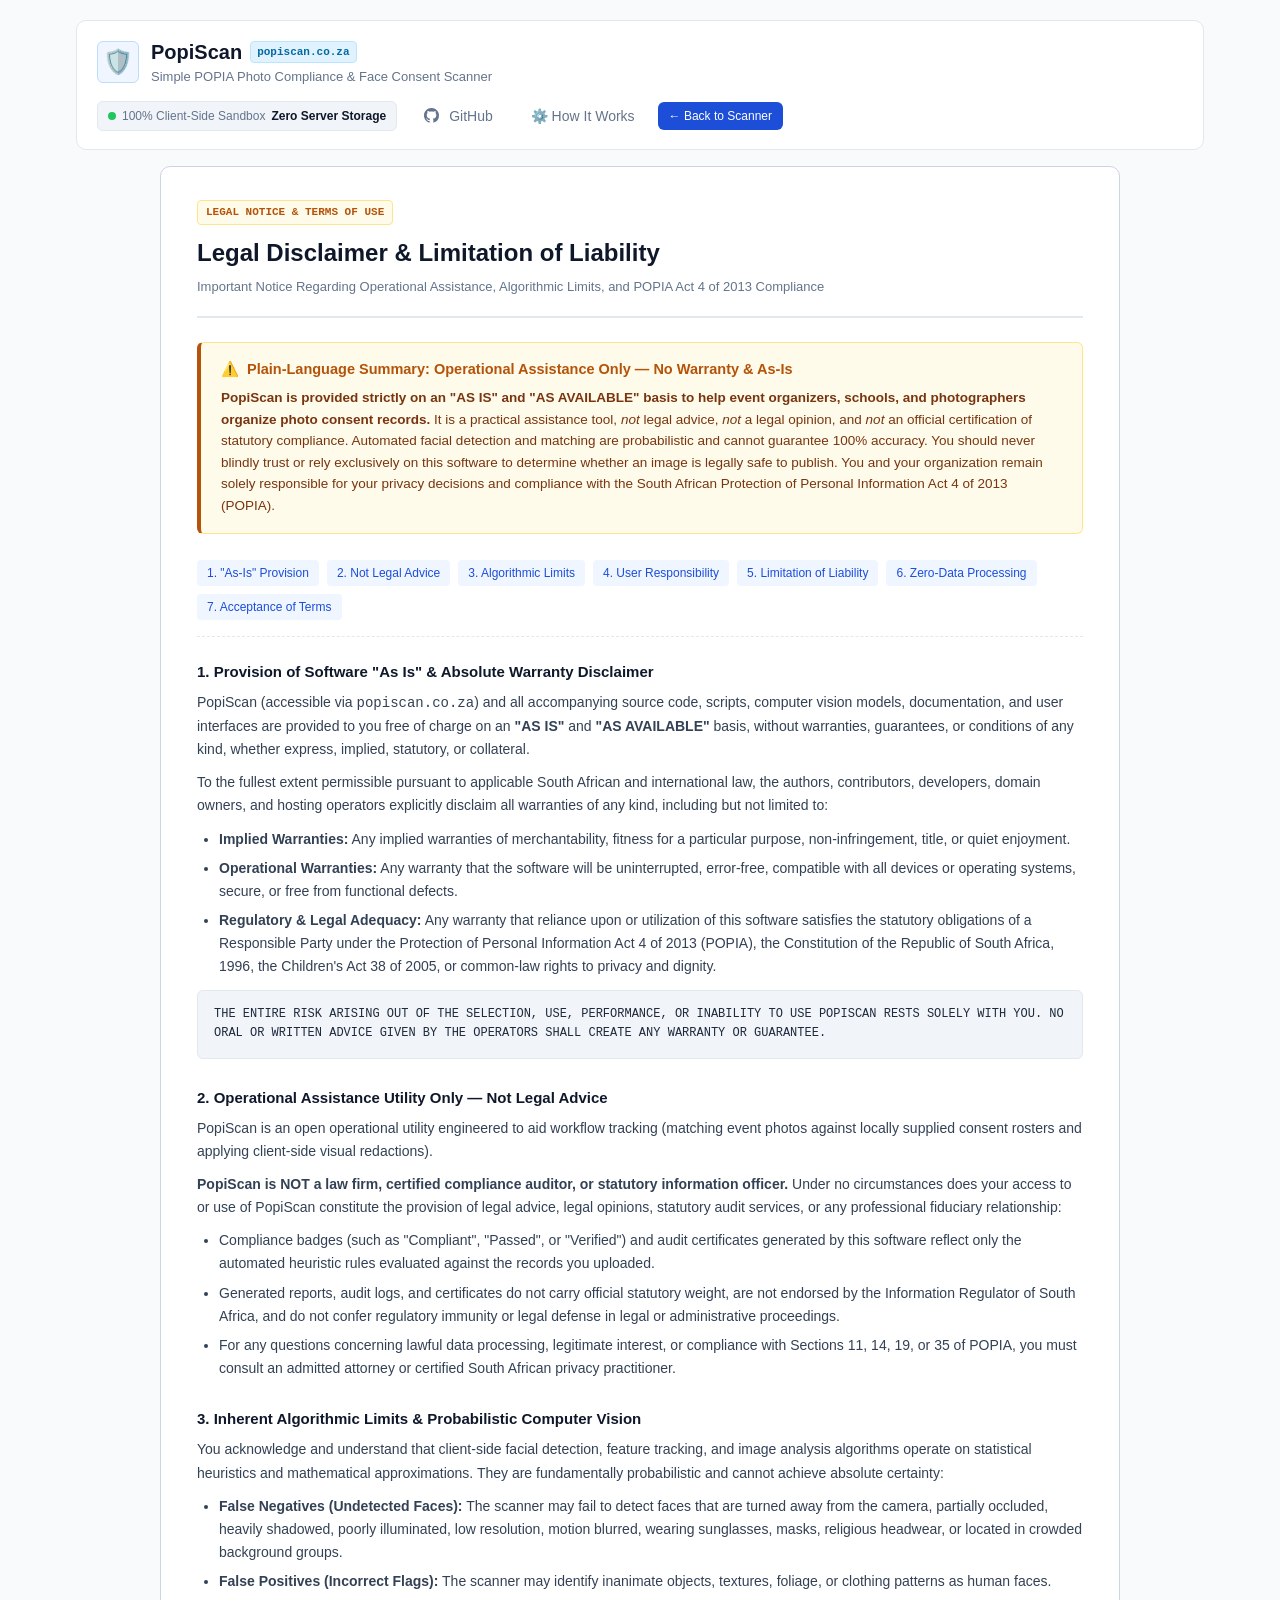
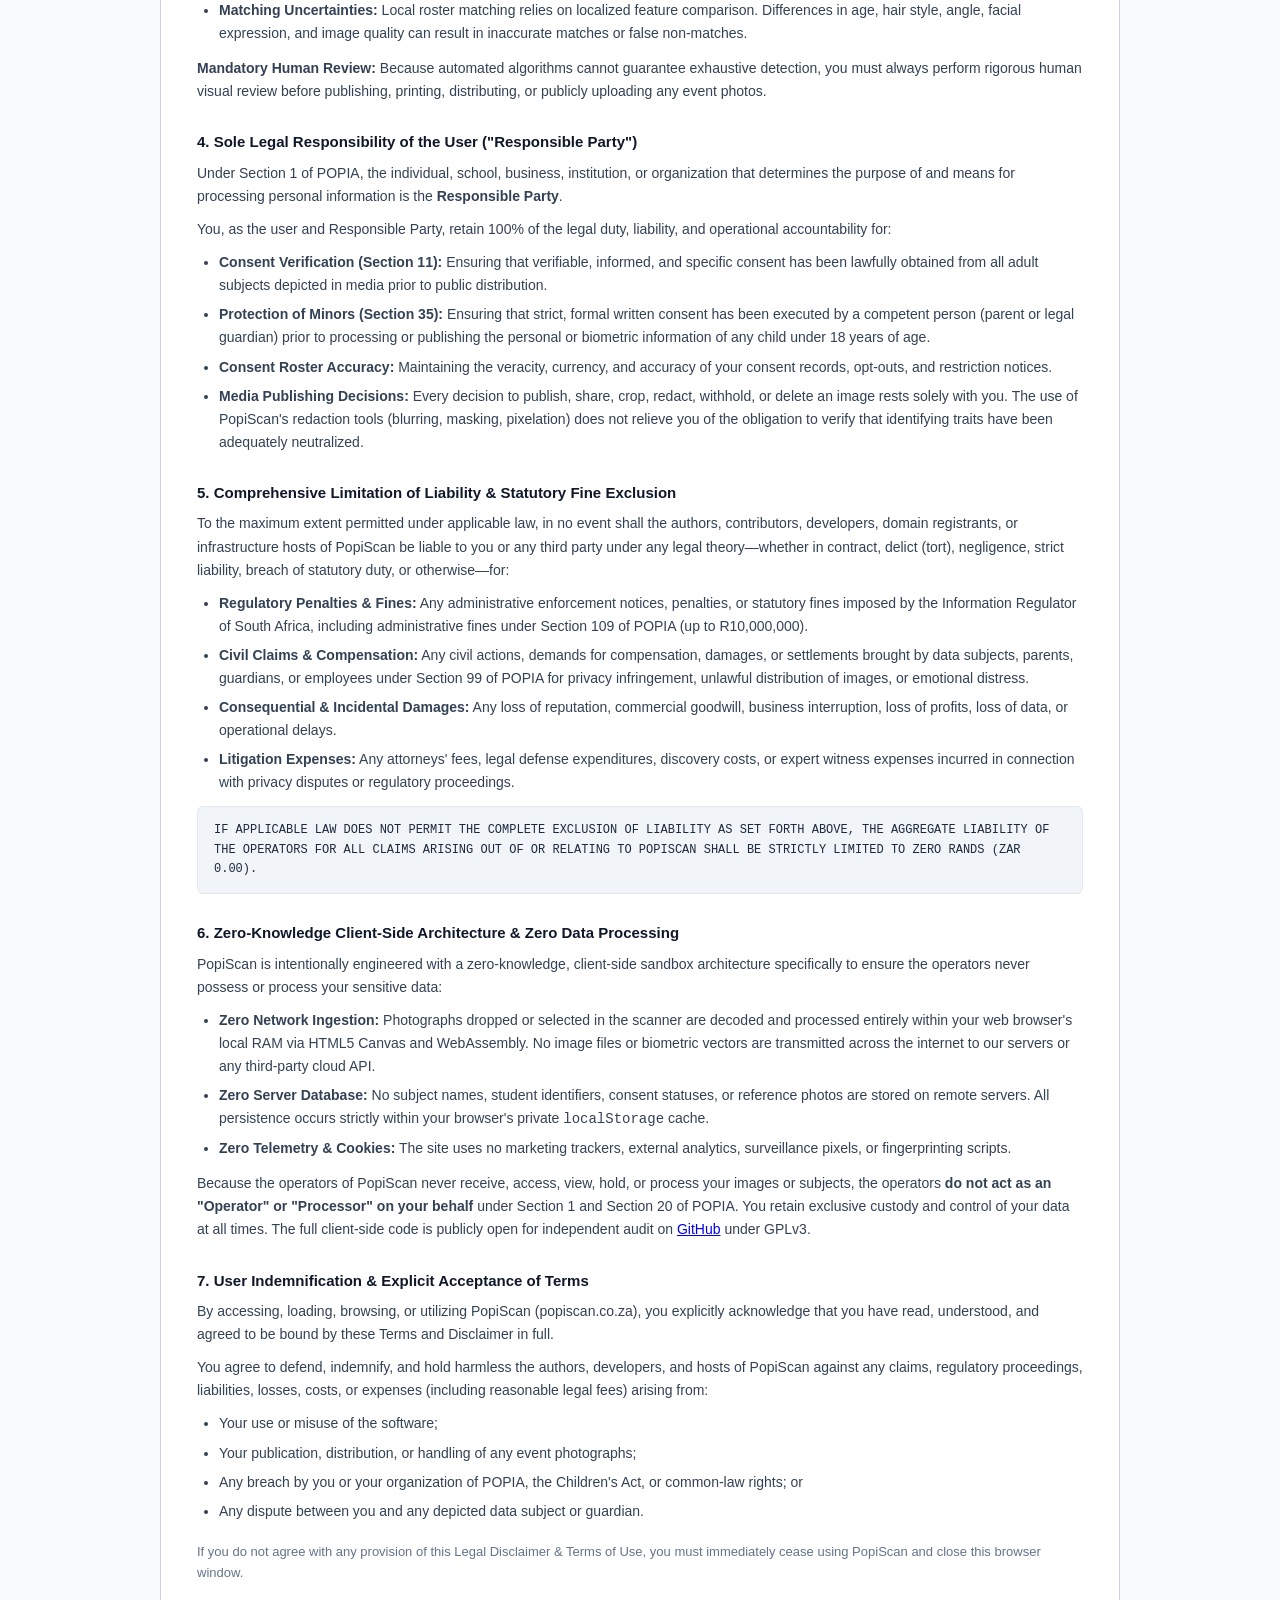
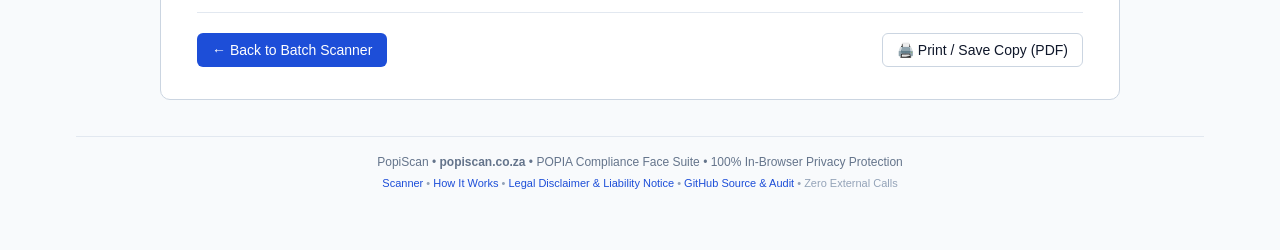
<file: site/liability.html>
<!DOCTYPE html>
<html lang="en">
<head>
  <meta charset="UTF-8">
  <meta name="viewport" content="width=device-width, initial-scale=1.0">
  <title>Legal Disclaimer &amp; Liability Notice — PopiScan (popiscan.co.za)</title>
  <meta name="description" content="Legal disclaimer, limitation of liability, and terms of operational use for PopiScan. Provided strictly 'as is' without warranty for photo compliance assistance under POPIA.">
  <link rel="stylesheet" href="css/style.css?v=5">
</head>
<body>
  <div class="app-shell">
    <!-- Masthead -->
    <header class="masthead">
      <div class="masthead-inner">
        <div class="brand">
          <div class="brand-icon">🛡️</div>
          <div>
            <div class="brand-name">PopiScan <span class="brand-tag">popiscan.co.za</span></div>
            <div class="brand-sub">Simple POPIA Photo Compliance &amp; Face Consent Scanner</div>
          </div>
        </div>
        <div class="header-status">
          <div class="privacy-badge">
            <span class="status-pulse"></span>
            <span>100% Client-Side Sandbox</span>
            <span class="privacy-pill">Zero Server Storage</span>
          </div>
          <div class="header-links">
            <a href="https://github.com/methinked/popiscan" target="_blank" rel="noopener noreferrer" class="btn btn-ghost" title="Source Code & Security Audit on GitHub">
              <svg width="15" height="15" viewBox="0 0 24 24" fill="currentColor" style="display: inline-block; vertical-align: -2px; margin-right: 4px;" aria-hidden="true"><path d="M12 0C5.37 0 0 5.37 0 12c0 5.31 3.435 9.795 8.205 11.385.6.105.825-.255.825-.57 0-.285-.015-1.23-.015-2.235-3.015.555-3.795-.735-4.035-1.41-.135-.345-.72-1.41-1.23-1.695-.42-.225-1.02-.78-.015-.795.945-.015 1.62.87 1.845 1.23 1.08 1.815 2.805 1.305 3.495.99.105-.78.42-1.305.765-1.605-2.67-.3-5.46-1.335-5.46-5.925 0-1.305.465-2.385 1.23-3.225-.12-.3-.54-1.53.12-3.18 0 0 1.005-.315 3.3 1.23.96-.27 1.98-.405 3-.405s2.04.135 3 .405c2.295-1.56 3.3-1.23 3.3-1.23.66 1.65.24 2.88.12 3.18.765.84 1.23 1.905 1.23 3.225 0 4.605-2.805 5.625-5.475 5.925.435.375.81 1.095.81 2.22 0 1.605-.015 2.895-.015 3.3 0 .315.225.69.825.57A12.02 12.02 0 0024 12c0-6.63-5.37-12-12-12z"/></svg>
              GitHub
            </a>
            <a href="how-it-works.html" class="btn btn-ghost" title="How It Works &amp; Technical Architecture">⚙️ How It Works</a>
            <a href="index.html" class="btn btn-primary btn-sm">← Back to Scanner</a>
          </div>
        </div>
      </div>
    </header>

    <!-- Main Content Container -->
    <main class="legal-container">
      <div class="legal-card">
        <div class="legal-header">
          <span class="legal-badge">Legal Notice &amp; Terms of Use</span>
          <h2>Legal Disclaimer &amp; Limitation of Liability</h2>
          <p class="legal-subtitle">Important Notice Regarding Operational Assistance, Algorithmic Limits, and POPIA Act 4 of 2013 Compliance</p>
        </div>

        <!-- Prominent Executive Warning Box (The "Don't trust this, it's just to help, as-is story") -->
        <div class="legal-alert-box">
          <div class="legal-alert-title">
            <span>⚠️</span>
            <span>Plain-Language Summary: Operational Assistance Only — No Warranty &amp; As-Is</span>
          </div>
          <div class="legal-alert-desc">
            <strong>PopiScan is provided strictly on an "AS IS" and "AS AVAILABLE" basis to help event organizers, schools, and photographers organize photo consent records.</strong>
            It is a practical assistance tool, <em>not</em> legal advice, <em>not</em> a legal opinion, and <em>not</em> an official certification of statutory compliance.
            Automated facial detection and matching are probabilistic and cannot guarantee 100% accuracy.
            You should never blindly trust or rely exclusively on this software to determine whether an image is legally safe to publish.
            You and your organization remain solely responsible for your privacy decisions and compliance with the South African Protection of Personal Information Act 4 of 2013 (POPIA).
          </div>
        </div>

        <!-- Quick Jump Links -->
        <div class="legal-quick-nav">
          <a href="#section-1" class="legal-nav-tag">1. "As-Is" Provision</a>
          <a href="#section-2" class="legal-nav-tag">2. Not Legal Advice</a>
          <a href="#section-3" class="legal-nav-tag">3. Algorithmic Limits</a>
          <a href="#section-4" class="legal-nav-tag">4. User Responsibility</a>
          <a href="#section-5" class="legal-nav-tag">5. Limitation of Liability</a>
          <a href="#section-6" class="legal-nav-tag">6. Zero-Data Processing</a>
          <a href="#section-7" class="legal-nav-tag">7. Acceptance of Terms</a>
        </div>

        <!-- SECTION 1 -->
        <section id="section-1" class="legal-section">
          <h3>1. Provision of Software "As Is" &amp; Absolute Warranty Disclaimer</h3>
          <p>
            PopiScan (accessible via <code>popiscan.co.za</code>) and all accompanying source code, scripts, computer vision models, documentation, and user interfaces are provided to you free of charge on an <strong>"AS IS"</strong> and <strong>"AS AVAILABLE"</strong> basis, without warranties, guarantees, or conditions of any kind, whether express, implied, statutory, or collateral.
          </p>
          <p>
            To the fullest extent permissible pursuant to applicable South African and international law, the authors, contributors, developers, domain owners, and hosting operators explicitly disclaim all warranties of any kind, including but not limited to:
          </p>
          <ul>
            <li><strong>Implied Warranties:</strong> Any implied warranties of merchantability, fitness for a particular purpose, non-infringement, title, or quiet enjoyment.</li>
            <li><strong>Operational Warranties:</strong> Any warranty that the software will be uninterrupted, error-free, compatible with all devices or operating systems, secure, or free from functional defects.</li>
            <li><strong>Regulatory &amp; Legal Adequacy:</strong> Any warranty that reliance upon or utilization of this software satisfies the statutory obligations of a Responsible Party under the Protection of Personal Information Act 4 of 2013 (POPIA), the Constitution of the Republic of South Africa, 1996, the Children's Act 38 of 2005, or common-law rights to privacy and dignity.</li>
          </ul>
          <div class="legal-caps-box">
            THE ENTIRE RISK ARISING OUT OF THE SELECTION, USE, PERFORMANCE, OR INABILITY TO USE POPISCAN RESTS SOLELY WITH YOU. NO ORAL OR WRITTEN ADVICE GIVEN BY THE OPERATORS SHALL CREATE ANY WARRANTY OR GUARANTEE.
          </div>
        </section>

        <!-- SECTION 2 -->
        <section id="section-2" class="legal-section">
          <h3>2. Operational Assistance Utility Only — Not Legal Advice</h3>
          <p>
            PopiScan is an open operational utility engineered to aid workflow tracking (matching event photos against locally supplied consent rosters and applying client-side visual redactions).
          </p>
          <p>
            <strong>PopiScan is NOT a law firm, certified compliance auditor, or statutory information officer.</strong> Under no circumstances does your access to or use of PopiScan constitute the provision of legal advice, legal opinions, statutory audit services, or any professional fiduciary relationship:
          </p>
          <ul>
            <li>Compliance badges (such as "Compliant", "Passed", or "Verified") and audit certificates generated by this software reflect only the automated heuristic rules evaluated against the records you uploaded.</li>
            <li>Generated reports, audit logs, and certificates do not carry official statutory weight, are not endorsed by the Information Regulator of South Africa, and do not confer regulatory immunity or legal defense in legal or administrative proceedings.</li>
            <li>For any questions concerning lawful data processing, legitimate interest, or compliance with Sections 11, 14, 19, or 35 of POPIA, you must consult an admitted attorney or certified South African privacy practitioner.</li>
          </ul>
        </section>

        <!-- SECTION 3 -->
        <section id="section-3" class="legal-section">
          <h3>3. Inherent Algorithmic Limits &amp; Probabilistic Computer Vision</h3>
          <p>
            You acknowledge and understand that client-side facial detection, feature tracking, and image analysis algorithms operate on statistical heuristics and mathematical approximations. They are fundamentally probabilistic and cannot achieve absolute certainty:
          </p>
          <ul>
            <li><strong>False Negatives (Undetected Faces):</strong> The scanner may fail to detect faces that are turned away from the camera, partially occluded, heavily shadowed, poorly illuminated, low resolution, motion blurred, wearing sunglasses, masks, religious headwear, or located in crowded background groups.</li>
            <li><strong>False Positives (Incorrect Flags):</strong> The scanner may identify inanimate objects, textures, foliage, or clothing patterns as human faces.</li>
            <li><strong>Matching Uncertainties:</strong> Local roster matching relies on localized feature comparison. Differences in age, hair style, angle, facial expression, and image quality can result in inaccurate matches or false non-matches.</li>
          </ul>
          <p>
            <strong>Mandatory Human Review:</strong> Because automated algorithms cannot guarantee exhaustive detection, you must always perform rigorous human visual review before publishing, printing, distributing, or publicly uploading any event photos.
          </p>
        </section>

        <!-- SECTION 4 -->
        <section id="section-4" class="legal-section">
          <h3>4. Sole Legal Responsibility of the User ("Responsible Party")</h3>
          <p>
            Under Section 1 of POPIA, the individual, school, business, institution, or organization that determines the purpose of and means for processing personal information is the <strong>Responsible Party</strong>.
          </p>
          <p>
            You, as the user and Responsible Party, retain 100% of the legal duty, liability, and operational accountability for:
          </p>
          <ul>
            <li><strong>Consent Verification (Section 11):</strong> Ensuring that verifiable, informed, and specific consent has been lawfully obtained from all adult subjects depicted in media prior to public distribution.</li>
            <li><strong>Protection of Minors (Section 35):</strong> Ensuring that strict, formal written consent has been executed by a competent person (parent or legal guardian) prior to processing or publishing the personal or biometric information of any child under 18 years of age.</li>
            <li><strong>Consent Roster Accuracy:</strong> Maintaining the veracity, currency, and accuracy of your consent records, opt-outs, and restriction notices.</li>
            <li><strong>Media Publishing Decisions:</strong> Every decision to publish, share, crop, redact, withhold, or delete an image rests solely with you. The use of PopiScan's redaction tools (blurring, masking, pixelation) does not relieve you of the obligation to verify that identifying traits have been adequately neutralized.</li>
          </ul>
        </section>

        <!-- SECTION 5 -->
        <section id="section-5" class="legal-section">
          <h3>5. Comprehensive Limitation of Liability &amp; Statutory Fine Exclusion</h3>
          <p>
            To the maximum extent permitted under applicable law, in no event shall the authors, contributors, developers, domain registrants, or infrastructure hosts of PopiScan be liable to you or any third party under any legal theory—whether in contract, delict (tort), negligence, strict liability, breach of statutory duty, or otherwise—for:
          </p>
          <ul>
            <li><strong>Regulatory Penalties &amp; Fines:</strong> Any administrative enforcement notices, penalties, or statutory fines imposed by the Information Regulator of South Africa, including administrative fines under Section 109 of POPIA (up to R10,000,000).</li>
            <li><strong>Civil Claims &amp; Compensation:</strong> Any civil actions, demands for compensation, damages, or settlements brought by data subjects, parents, guardians, or employees under Section 99 of POPIA for privacy infringement, unlawful distribution of images, or emotional distress.</li>
            <li><strong>Consequential &amp; Incidental Damages:</strong> Any loss of reputation, commercial goodwill, business interruption, loss of profits, loss of data, or operational delays.</li>
            <li><strong>Litigation Expenses:</strong> Any attorneys' fees, legal defense expenditures, discovery costs, or expert witness expenses incurred in connection with privacy disputes or regulatory proceedings.</li>
          </ul>
          <div class="legal-caps-box">
            IF APPLICABLE LAW DOES NOT PERMIT THE COMPLETE EXCLUSION OF LIABILITY AS SET FORTH ABOVE, THE AGGREGATE LIABILITY OF THE OPERATORS FOR ALL CLAIMS ARISING OUT OF OR RELATING TO POPISCAN SHALL BE STRICTLY LIMITED TO ZERO RANDS (ZAR 0.00).
          </div>
        </section>

        <!-- SECTION 6 -->
        <section id="section-6" class="legal-section">
          <h3>6. Zero-Knowledge Client-Side Architecture &amp; Zero Data Processing</h3>
          <p>
            PopiScan is intentionally engineered with a zero-knowledge, client-side sandbox architecture specifically to ensure the operators never possess or process your sensitive data:
          </p>
          <ul>
            <li><strong>Zero Network Ingestion:</strong> Photographs dropped or selected in the scanner are decoded and processed entirely within your web browser's local RAM via HTML5 Canvas and WebAssembly. No image files or biometric vectors are transmitted across the internet to our servers or any third-party cloud API.</li>
            <li><strong>Zero Server Database:</strong> No subject names, student identifiers, consent statuses, or reference photos are stored on remote servers. All persistence occurs strictly within your browser's private <code>localStorage</code> cache.</li>
            <li><strong>Zero Telemetry &amp; Cookies:</strong> The site uses no marketing trackers, external analytics, surveillance pixels, or fingerprinting scripts.</li>
          </ul>
          <p>
            Because the operators of PopiScan never receive, access, view, hold, or process your images or subjects, the operators <strong>do not act as an "Operator" or "Processor" on your behalf</strong> under Section 1 and Section 20 of POPIA. You retain exclusive custody and control of your data at all times. The full client-side code is publicly open for independent audit on <a href="https://github.com/methinked/popiscan" target="_blank" rel="noopener noreferrer">GitHub</a> under GPLv3.
          </p>
        </section>

        <!-- SECTION 7 -->
        <section id="section-7" class="legal-section">
          <h3>7. User Indemnification &amp; Explicit Acceptance of Terms</h3>
          <p>
            By accessing, loading, browsing, or utilizing PopiScan (popiscan.co.za), you explicitly acknowledge that you have read, understood, and agreed to be bound by these Terms and Disclaimer in full.
          </p>
          <p>
            You agree to defend, indemnify, and hold harmless the authors, developers, and hosts of PopiScan against any claims, regulatory proceedings, liabilities, losses, costs, or expenses (including reasonable legal fees) arising from:
          </p>
          <ul>
            <li>Your use or misuse of the software;</li>
            <li>Your publication, distribution, or handling of any event photographs;</li>
            <li>Any breach by you or your organization of POPIA, the Children's Act, or common-law rights; or</li>
            <li>Any dispute between you and any depicted data subject or guardian.</li>
          </ul>
          <p style="margin-top: 18px; font-size: 13px; color: var(--text-muted);">
            If you do not agree with any provision of this Legal Disclaimer &amp; Terms of Use, you must immediately cease using PopiScan and close this browser window.
          </p>
        </section>

        <div style="border-top: 1px solid var(--border); padding-top: 20px; display: flex; justify-content: space-between; align-items: center; flex-wrap: wrap; gap: 12px;">
          <a href="index.html" class="btn btn-primary">← Back to Batch Scanner</a>
          <button onclick="window.print()" class="btn btn-outline">🖨️ Print / Save Copy (PDF)</button>
        </div>
      </div>
    </main>

    <!-- Footer -->
    <footer class="app-footer">
      <div>PopiScan • <strong>popiscan.co.za</strong> • POPIA Compliance Face Suite • 100% In-Browser Privacy Protection</div>
      <div class="footer-links">
        <a href="index.html" class="footer-link">Scanner</a> • 
        <a href="how-it-works.html" class="footer-link">How It Works</a> • 
        <a href="liability.html" class="footer-link">Legal Disclaimer &amp; Liability Notice</a> • 
        <a href="https://github.com/methinked/popiscan" target="_blank" rel="noopener noreferrer" class="footer-link">GitHub Source &amp; Audit</a> • 
        <span>Zero External Calls</span>
      </div>
    </footer>
  </div>
</body>
</html>
</file>
<file: site/css/style.css>
/* ==========================================================================
   PopiScan — Simple, Functional, What-You-See-Is-What-You-Get Stylesheet
   No flashy gimmicks, no complex CSS, fast native rendering.
   ========================================================================== */

:root {
  --bg-page: #f8fafc;
  --bg-surface: #ffffff;
  --bg-subtle: #f1f5f9;
  --border: #e2e8f0;
  --border-dark: #cbd5e1;
  
  --text: #0f172a;
  --text-muted: #64748b;
  --text-dim: #94a3b8;
  
  --primary: #1d4ed8;
  --primary-hover: #1e40af;
  --primary-light: #eff6ff;
  
  --success: #15803d;
  --success-bg: #f0fdf4;
  --success-border: #bbf7d0;
  
  --danger: #b91c1c;
  --danger-bg: #fef2f2;
  --danger-border: #fecaca;
  
  --warning: #b45309;
  --warning-bg: #fffbeb;
  --warning-border: #fde68a;
  
  --radius: 6px;
  --radius-lg: 10px;
  --font: -apple-system, BlinkMacSystemFont, "Segoe UI", Roboto, Helvetica, Arial, sans-serif;
  --mono: ui-monospace, SFMono-Regular, Menlo, Monaco, Consolas, monospace;
}

*, *::before, *::after {
  box-sizing: border-box;
  margin: 0;
  padding: 0;
}

html, body {
  overflow-x: hidden;
}

body {
  font-family: var(--font);
  background-color: var(--bg-page);
  color: var(--text);
  line-height: 1.5;
  font-size: 15px;
  -webkit-font-smoothing: antialiased;
}

/* Remove decorative background grid */
.bg-grid {
  display: none !important;
}

.app-shell {
  max-width: 1160px;
  margin: 0 auto;
  padding: 20px 16px 60px;
}

/* ---------------- Header ---------------- */
.masthead {
  background: var(--bg-surface);
  border: 1px solid var(--border);
  border-radius: var(--radius-lg);
  padding: 16px 20px;
  margin-bottom: 16px;
}

.masthead-inner {
  display: flex;
  justify-content: space-between;
  align-items: center;
  flex-wrap: wrap;
  gap: 12px;
}

.brand {
  display: flex;
  align-items: center;
  gap: 12px;
}

.brand-icon {
  font-size: 24px;
  width: 42px;
  height: 42px;
  display: flex;
  align-items: center;
  justify-content: center;
  background: var(--primary-light);
  border: 1px solid #bfdbfe;
  border-radius: var(--radius);
}

.brand-name {
  font-size: 1.25rem;
  font-weight: 700;
  color: var(--text);
  display: flex;
  align-items: center;
  gap: 8px;
}

.brand-tag {
  font-size: 11px;
  font-weight: 600;
  font-family: var(--mono);
  background: #e0f2fe;
  color: #0369a1;
  padding: 2px 6px;
  border-radius: 4px;
  border: 1px solid #bae6fd;
}

.brand-sub {
  font-size: 13px;
  color: var(--text-muted);
}

.header-status {
  display: flex;
  align-items: center;
  gap: 12px;
}

.privacy-badge {
  display: inline-flex;
  align-items: center;
  gap: 6px;
  background: var(--bg-subtle);
  border: 1px solid var(--border);
  padding: 5px 10px;
  border-radius: var(--radius);
  font-size: 12px;
  color: var(--text-muted);
  white-space: nowrap;
}

.status-pulse {
  width: 8px;
  height: 8px;
  background: #22c55e;
  border-radius: 50%;
  display: inline-block;
  flex-shrink: 0;
}

.privacy-pill {
  font-weight: 600;
  color: var(--text);
}

.header-links {
  display: flex;
  align-items: center;
  gap: 8px;
}

/* ---------------- Navigation Tabs ---------------- */
.subnav {
  display: flex;
  justify-content: space-between;
  align-items: center;
  flex-wrap: wrap;
  gap: 12px;
  margin-bottom: 20px;
  background: var(--bg-surface);
  border: 1px solid var(--border);
  border-radius: var(--radius-lg);
  padding: 8px 12px;
}

.nav-tabs {
  display: flex;
  gap: 6px;
  flex-wrap: wrap;
}

.tab-btn {
  background: transparent;
  border: 1px solid transparent;
  padding: 8px 14px;
  font-size: 14px;
  font-weight: 500;
  color: var(--text-muted);
  border-radius: var(--radius);
  cursor: pointer;
  display: inline-flex;
  align-items: center;
  gap: 8px;
  white-space: nowrap;
  flex-shrink: 0;
}

.tab-btn:hover {
  background: var(--bg-subtle);
  color: var(--text);
}

.tab-btn.active {
  background: var(--primary);
  color: #ffffff;
  border-color: var(--primary);
}

.tab-badge {
  background: rgba(0, 0, 0, 0.08);
  font-size: 11px;
  padding: 1px 6px;
  border-radius: 10px;
}

.tab-btn.active .tab-badge {
  background: rgba(255, 255, 255, 0.25);
  color: #ffffff;
}

.quick-actions {
  display: flex;
  gap: 8px;
}

/* ---------------- Metrics Bar ---------------- */
.metrics-bar {
  display: grid;
  grid-template-columns: repeat(auto-fit, minmax(170px, 1fr));
  gap: 12px;
  margin-bottom: 24px;
}

.metric-card {
  background: var(--bg-surface);
  border: 1px solid var(--border);
  border-radius: var(--radius-lg);
  padding: 14px 16px;
  border-left: 4px solid var(--border-dark);
}

.metric-card.metric-success {
  border-left-color: var(--success);
}

.metric-card.metric-danger {
  border-left-color: var(--danger);
}

.metric-card.metric-warning {
  border-left-color: var(--warning);
}

.metric-card.metric-info {
  border-left-color: var(--primary);
}

.metric-label {
  display: block;
  font-size: 12px;
  font-weight: 500;
  color: var(--text-muted);
  margin-bottom: 4px;
}

.metric-val {
  font-size: 1.6rem;
  font-weight: 700;
  color: var(--text);
}

/* ---------------- Tab Panels ---------------- */
.tab-panel {
  display: none;
}

.tab-panel.active {
  display: block;
}

/* ---------------- Upload Zone ---------------- */
.upload-container {
  margin-bottom: 24px;
}

.drop-zone {
  background: var(--bg-surface);
  border: 2px dashed var(--border-dark);
  border-radius: var(--radius-lg);
  padding: 36px 20px;
  text-align: center;
  cursor: pointer;
  transition: border-color 0.15s, background-color 0.15s;
}

.drop-zone.dragover {
  border-color: var(--primary);
  background: var(--primary-light);
}

.drop-icon {
  font-size: 32px;
  margin-bottom: 8px;
}

.drop-title {
  font-size: 16px;
  font-weight: 600;
  color: var(--text);
  margin-bottom: 4px;
}

.drop-desc {
  font-size: 13px;
  color: var(--text-muted);
  max-width: 580px;
  margin: 0 auto 16px;
}

.drop-buttons {
  display: flex;
  justify-content: center;
  gap: 10px;
  flex-wrap: wrap;
}

/* Progress bar */
.progress-bar-container {
  background: var(--bg-surface);
  border: 1px solid var(--border);
  border-radius: var(--radius);
  padding: 12px 16px;
  margin-bottom: 20px;
}

.progress-label {
  display: flex;
  justify-content: space-between;
  font-size: 13px;
  font-weight: 500;
  margin-bottom: 8px;
}

.progress-track {
  height: 8px;
  background: var(--bg-subtle);
  border-radius: 4px;
  overflow: hidden;
}

.progress-fill {
  height: 100%;
  background: var(--primary);
  transition: width 0.2s ease;
}

/* ---------------- Toolbar ---------------- */
.toolbar {
  display: flex;
  justify-content: space-between;
  align-items: center;
  flex-wrap: wrap;
  gap: 12px;
  margin-bottom: 16px;
  padding-bottom: 12px;
  border-bottom: 1px solid var(--border);
}

.toolbar-left {
  display: flex;
  align-items: center;
  gap: 14px;
  flex-wrap: wrap;
}

.toolbar-title {
  font-weight: 600;
  font-size: 15px;
}

.filter-group {
  display: flex;
  gap: 6px;
  flex-wrap: wrap;
}

.btn-filter {
  background: var(--bg-surface);
  border: 1px solid var(--border);
  padding: 5px 10px;
  font-size: 13px;
  border-radius: var(--radius);
  color: var(--text-muted);
  cursor: pointer;
}

.btn-filter:hover {
  background: var(--bg-subtle);
  color: var(--text);
}

.btn-filter.active {
  background: var(--text);
  color: #ffffff;
  border-color: var(--text);
}

.toolbar-right {
  display: flex;
  gap: 8px;
}

/* ---------------- Photo Grid ---------------- */
.photo-grid {
  display: grid;
  grid-template-columns: repeat(auto-fill, minmax(260px, 1fr));
  gap: 16px;
}

.photo-card {
  background: var(--bg-surface);
  border: 1px solid var(--border);
  border-radius: var(--radius-lg);
  overflow: hidden;
  display: flex;
  flex-direction: column;
}

.photo-thumb-wrap {
  position: relative;
  width: 100%;
  height: 190px;
  background: #000000;
  cursor: pointer;
  overflow: hidden;
}

.photo-thumb-wrap img {
  width: 100%;
  height: 100%;
  object-fit: cover;
  display: block;
}

.photo-status-badge {
  position: absolute;
  top: 8px;
  right: 8px;
  font-size: 11px;
  font-weight: 600;
  padding: 3px 8px;
  border-radius: 4px;
}

.badge-passed {
  background: #166534;
  color: #ffffff;
}

.badge-violation {
  background: #991b1b;
  color: #ffffff;
}

.badge-review {
  background: #92400e;
  color: #ffffff;
}

.badge-redacted {
  background: #1e40af;
  color: #ffffff;
}

.photo-info {
  padding: 12px;
  display: flex;
  flex-direction: column;
  gap: 10px;
  flex: 1;
}

.photo-title-row {
  display: flex;
  justify-content: space-between;
  align-items: center;
  gap: 8px;
}

.photo-filename {
  font-size: 13px;
  font-weight: 600;
  white-space: nowrap;
  overflow: hidden;
  text-overflow: ellipsis;
}

.photo-face-count {
  font-size: 11px;
  color: var(--text-muted);
  white-space: nowrap;
}

.photo-matches-taglist {
  display: flex;
  flex-wrap: wrap;
  gap: 4px;
}

.face-tag {
  font-size: 11px;
  padding: 2px 6px;
  border-radius: 4px;
  font-weight: 500;
  display: inline-flex;
  align-items: center;
  gap: 3px;
}

.face-tag-consented {
  background: var(--success-bg);
  color: var(--success);
  border: 1px solid var(--success-border);
}

.face-tag-restricted {
  background: var(--danger-bg);
  color: var(--danger);
  border: 1px solid var(--danger-border);
  font-weight: 600;
}

.face-tag-unknown {
  background: var(--warning-bg);
  color: var(--warning);
  border: 1px solid var(--warning-border);
}

.photo-card-actions {
  margin-top: auto;
  padding-top: 8px;
  border-top: 1px solid var(--border);
  display: flex;
  gap: 6px;
}

/* ---------------- Empty State ---------------- */
.empty-state {
  grid-column: 1 / -1;
  background: var(--bg-surface);
  border: 1px solid var(--border);
  border-radius: var(--radius-lg);
  padding: 40px 20px;
  text-align: center;
}

.empty-icon {
  font-size: 36px;
  margin-bottom: 8px;
}

.empty-title {
  font-size: 16px;
  font-weight: 600;
  margin-bottom: 6px;
}

.empty-desc {
  font-size: 13px;
  color: var(--text-muted);
  max-width: 480px;
  margin: 0 auto;
}

/* ---------------- Buttons ---------------- */
.btn {
  display: inline-flex;
  align-items: center;
  justify-content: center;
  gap: 6px;
  font-family: inherit;
  font-size: 14px;
  font-weight: 500;
  padding: 8px 14px;
  border-radius: var(--radius);
  border: 1px solid transparent;
  cursor: pointer;
  text-decoration: none;
  line-height: 1.2;
}

.btn-sm {
  font-size: 12px;
  padding: 6px 10px;
}

.btn-primary {
  background: var(--primary);
  color: #ffffff;
}

.btn-primary:hover {
  background: var(--primary-hover);
}

.btn-secondary {
  background: var(--bg-subtle);
  color: var(--text);
  border-color: var(--border);
}

.btn-secondary:hover {
  background: #e2e8f0;
}

.btn-outline {
  background: transparent;
  color: var(--text);
  border-color: var(--border-dark);
}

.btn-outline:hover {
  background: var(--bg-subtle);
}

.btn-ghost {
  background: transparent;
  color: var(--text-muted);
}

.btn-ghost:hover {
  background: var(--bg-subtle);
  color: var(--text);
}

.btn-danger {
  background: #dc2626;
  color: #ffffff;
}

.btn-danger:hover {
  background: #b91c1c;
}

.btn-accent {
  background: #0284c7;
  color: #ffffff;
}

.btn-accent:hover {
  background: #0369a1;
}

.btn:disabled {
  opacity: 0.5;
  cursor: not-allowed;
}

/* ---------------- Roster Panel ---------------- */
.roster-header {
  display: flex;
  justify-content: space-between;
  align-items: center;
  flex-wrap: wrap;
  gap: 12px;
  margin-bottom: 16px;
}

.section-desc {
  font-size: 13px;
  color: var(--text-muted);
}

.roster-actions {
  display: flex;
  gap: 8px;
}

.roster-filters {
  display: flex;
  justify-content: space-between;
  align-items: center;
  flex-wrap: wrap;
  gap: 12px;
  margin-bottom: 16px;
}

.input-search {
  flex: 1;
  min-width: 240px;
  max-width: 400px;
  padding: 8px 12px;
  border: 1px solid var(--border-dark);
  border-radius: var(--radius);
  font-size: 13px;
  background: var(--bg-surface);
}

.roster-legend {
  display: flex;
  gap: 14px;
  font-size: 12px;
  color: var(--text-muted);
}

.legend-item {
  display: inline-flex;
  align-items: center;
  gap: 6px;
}

.dot {
  width: 8px;
  height: 8px;
  border-radius: 50%;
  display: inline-block;
}

.dot-green { background: var(--success); }
.dot-amber { background: var(--warning); }
.dot-red { background: var(--danger); }

.roster-grid {
  display: grid;
  grid-template-columns: repeat(auto-fill, minmax(240px, 1fr));
  gap: 12px;
}

.roster-card {
  background: var(--bg-surface);
  border: 1px solid var(--border);
  border-radius: var(--radius);
  padding: 12px;
  display: flex;
  align-items: center;
  gap: 12px;
  position: relative;
}

.roster-avatar {
  width: 46px;
  height: 46px;
  border-radius: 50%;
  object-fit: cover;
  flex-shrink: 0;
  border: 2px solid var(--border);
}

.roster-avatar.restricted {
  border-color: var(--danger);
}

.roster-avatar.consented {
  border-color: var(--success);
}

.roster-details {
  flex: 1;
  min-width: 0;
}

.roster-name {
  font-size: 14px;
  font-weight: 600;
  white-space: nowrap;
  overflow: hidden;
  text-overflow: ellipsis;
}

.roster-id {
  font-size: 11px;
  color: var(--text-muted);
  font-family: var(--mono);
}

.roster-badge {
  display: inline-block;
  margin-top: 4px;
}

.roster-btn-del {
  background: transparent;
  border: none;
  font-size: 18px;
  color: var(--text-dim);
  cursor: pointer;
  padding: 4px;
  line-height: 1;
}

.roster-btn-del:hover {
  color: var(--danger);
}

/* ---------------- Audit Certificate Panel ---------------- */
.audit-container {
  max-width: 900px;
  margin: 0 auto;
}

.audit-card {
  background: var(--bg-surface);
  border: 1px solid var(--border-dark);
  border-radius: var(--radius-lg);
  padding: 32px;
}

.audit-header {
  text-align: center;
  border-bottom: 2px solid var(--border);
  padding-bottom: 20px;
  margin-bottom: 24px;
}

.audit-badge {
  display: inline-block;
  font-size: 11px;
  font-weight: 700;
  text-transform: uppercase;
  background: #e2e8f0;
  color: #334155;
  padding: 3px 8px;
  border-radius: 4px;
  margin-bottom: 8px;
  font-family: var(--mono);
}

.audit-header h2 {
  font-size: 1.4rem;
  font-weight: 700;
  margin-bottom: 4px;
}

.audit-timestamp {
  font-size: 12px;
  color: var(--text-muted);
}

.audit-summary-grid {
  display: grid;
  grid-template-columns: repeat(auto-fit, minmax(200px, 1fr));
  gap: 16px;
  background: var(--bg-subtle);
  border: 1px solid var(--border);
  border-radius: var(--radius);
  padding: 16px;
  margin-bottom: 24px;
}

.audit-item {
  display: flex;
  flex-direction: column;
  gap: 4px;
}

.audit-k {
  font-size: 11px;
  text-transform: uppercase;
  color: var(--text-muted);
  font-weight: 600;
}

.audit-v {
  font-size: 13px;
  font-weight: 600;
  color: var(--text);
}

.text-success {
  color: var(--success);
}

.audit-card h3 {
  font-size: 14px;
  font-weight: 600;
  margin-bottom: 12px;
  text-transform: uppercase;
  color: var(--text-muted);
}

.table-responsive {
  overflow-x: auto;
  margin-bottom: 24px;
}

.audit-table {
  width: 100%;
  border-collapse: collapse;
  font-size: 13px;
}

.audit-table th, .audit-table td {
  padding: 10px 12px;
  text-align: left;
  border-bottom: 1px solid var(--border);
}

.audit-table th {
  background: var(--bg-subtle);
  font-weight: 600;
  color: var(--text-muted);
  font-size: 12px;
}

.audit-table tr:hover td {
  background: #fafafa;
}

.audit-footer-actions {
  display: flex;
  justify-content: flex-end;
  gap: 10px;
  margin-top: 20px;
  padding-top: 16px;
  border-top: 1px solid var(--border);
}

/* ---------------- Modals ---------------- */
.modal-backdrop {
  position: fixed;
  inset: 0;
  background: rgba(15, 23, 42, 0.55);
  display: flex;
  align-items: center;
  justify-content: center;
  z-index: 100;
  padding: 16px;
}

.modal-dialog {
  background: var(--bg-surface);
  border: 1px solid var(--border-dark);
  border-radius: var(--radius-lg);
  width: 100%;
  max-width: 500px;
  max-height: 90vh;
  overflow-y: auto;
  box-shadow: 0 10px 25px rgba(0, 0, 0, 0.15);
}

.modal-dialog.modal-lg {
  max-width: 960px;
}

.modal-header {
  display: flex;
  justify-content: space-between;
  align-items: center;
  padding: 16px 20px;
  border-bottom: 1px solid var(--border);
}

.modal-header h3 {
  font-size: 16px;
  font-weight: 600;
}

.modal-close-btn {
  background: transparent;
  border: none;
  font-size: 24px;
  color: var(--text-muted);
  cursor: pointer;
  line-height: 1;
}

.modal-close-btn:hover {
  color: var(--text);
}

.modal-body {
  padding: 20px;
}

/* Inspector Layout */
.inspector-body {
  display: grid;
  grid-template-columns: 1.4fr 1fr;
  gap: 20px;
}

@media (max-width: 768px) {
  .inspector-body {
    grid-template-columns: 1fr;
  }
}

.inspector-canvas-wrap {
  background: #000000;
  border-radius: var(--radius);
  display: flex;
  align-items: center;
  justify-content: center;
  min-height: 320px;
  overflow: hidden;
}

#inspector-canvas {
  max-width: 100%;
  max-height: 60vh;
  object-fit: contain;
}

.inspector-sidebar h4 {
  font-size: 13px;
  text-transform: uppercase;
  color: var(--text-muted);
  margin-bottom: 8px;
}

.face-list {
  display: flex;
  flex-direction: column;
  gap: 8px;
  margin-bottom: 20px;
  max-height: 180px;
  overflow-y: auto;
}

.face-item {
  background: var(--bg-subtle);
  border: 1px solid var(--border);
  border-radius: var(--radius);
  padding: 8px 10px;
}

.face-item.restricted {
  border-color: var(--danger-border);
  background: var(--danger-bg);
}

.face-item.consented {
  border-color: var(--success-border);
  background: var(--success-bg);
}

.face-item-name {
  font-size: 13px;
  font-weight: 600;
}

.face-item-status {
  font-size: 11px;
  color: var(--text-muted);
}

.redaction-controls {
  background: var(--bg-subtle);
  border: 1px solid var(--border);
  border-radius: var(--radius);
  padding: 14px;
}

.control-desc {
  font-size: 12px;
  color: var(--text-muted);
  margin-bottom: 12px;
}

.redact-btn-group {
  display: grid;
  grid-template-columns: 1fr 1fr;
  gap: 6px;
}

/* Forms */
.form-group {
  margin-bottom: 14px;
}

.form-group label {
  display: block;
  font-size: 12px;
  font-weight: 600;
  color: var(--text-muted);
  margin-bottom: 4px;
}

.form-input {
  width: 100%;
  padding: 8px 10px;
  border: 1px solid var(--border-dark);
  border-radius: var(--radius);
  font-size: 13px;
  font-family: inherit;
  background: var(--bg-surface);
}

.avatar-preview-box {
  margin-top: 6px;
  padding: 8px;
  border: 1px dashed var(--border-dark);
  border-radius: var(--radius);
  font-size: 12px;
  color: var(--text-muted);
  text-align: center;
}

.form-actions {
  display: flex;
  justify-content: flex-end;
  gap: 8px;
  margin-top: 18px;
}

/* About modal list */
.about-points {
  padding-left: 20px;
  margin-top: 12px;
  display: flex;
  flex-direction: column;
  gap: 10px;
  font-size: 13px;
  line-height: 1.6;
}

/* ---------------- Footer ---------------- */
.app-footer {
  text-align: center;
  font-size: 12px;
  color: var(--text-muted);
  margin-top: 36px;
  padding-top: 16px;
  border-top: 1px solid var(--border);
}

.footer-links {
  margin-top: 4px;
  font-size: 11px;
  color: var(--text-dim);
}

.footer-link,
.footer-links a {
  color: var(--primary);
  text-decoration: none;
  font-weight: 500;
}

.footer-link:hover,
.footer-links a:hover {
  text-decoration: underline;
}

/* ---------------- Legal & Liability ---------------- */
.legal-container {
  max-width: 960px;
  margin: 0 auto;
}

.legal-card {
  background: var(--bg-surface);
  border: 1px solid var(--border-dark);
  border-radius: var(--radius-lg);
  padding: 32px 36px;
}

.legal-header {
  border-bottom: 2px solid var(--border);
  padding-bottom: 20px;
  margin-bottom: 24px;
}

.legal-header h2 {
  font-size: 1.5rem;
  font-weight: 700;
  margin-bottom: 6px;
  color: var(--text);
}

.legal-subtitle {
  font-size: 13px;
  color: var(--text-muted);
}

.legal-badge {
  display: inline-block;
  font-size: 11px;
  font-weight: 700;
  text-transform: uppercase;
  background: var(--warning-bg);
  color: var(--warning);
  border: 1px solid var(--warning-border);
  padding: 3px 8px;
  border-radius: 4px;
  margin-bottom: 10px;
  font-family: var(--mono);
}

.legal-alert-box {
  background: var(--warning-bg);
  border: 1px solid var(--warning-border);
  border-left: 4px solid var(--warning);
  border-radius: var(--radius);
  padding: 16px 20px;
  margin-bottom: 26px;
}

.legal-alert-title {
  font-weight: 700;
  color: var(--warning);
  font-size: 14.5px;
  margin-bottom: 6px;
  display: flex;
  align-items: center;
  gap: 8px;
}

.legal-alert-desc {
  font-size: 13.5px;
  color: #78350f;
  line-height: 1.6;
}

.legal-section {
  margin-bottom: 28px;
}

.legal-section h3 {
  font-size: 15px;
  font-weight: 700;
  color: var(--text);
  margin-bottom: 8px;
  display: flex;
  align-items: center;
  gap: 8px;
}

.legal-section p {
  font-size: 14px;
  color: #334155;
  line-height: 1.65;
  margin-bottom: 10px;
}

.legal-section ul {
  margin-left: 22px;
  margin-bottom: 12px;
  color: #334155;
  font-size: 14px;
  line-height: 1.65;
}

.legal-section ul li {
  margin-bottom: 6px;
}

.legal-caps-box {
  background: var(--bg-subtle);
  border: 1px solid var(--border);
  border-radius: var(--radius);
  padding: 14px 16px;
  font-family: var(--mono);
  font-size: 12px;
  line-height: 1.6;
  color: #1e293b;
  margin-top: 8px;
  margin-bottom: 12px;
}

.legal-quick-nav {
  display: flex;
  flex-wrap: wrap;
  gap: 8px;
  margin-bottom: 24px;
  padding-bottom: 16px;
  border-bottom: 1px dashed var(--border);
}

.legal-nav-tag {
  font-size: 12px;
  color: var(--primary);
  background: var(--primary-light);
  padding: 4px 10px;
  border-radius: 4px;
  text-decoration: none;
  font-weight: 500;
}

.legal-nav-tag:hover {
  background: #dbeafe;
}

/* ---------------- How It Works & Technical Architecture ---------------- */
.tech-container {
  max-width: 980px;
  margin: 0 auto;
}

.tech-card {
  background: var(--bg-surface);
  border: 1px solid var(--border-dark);
  border-radius: var(--radius-lg);
  padding: 32px 36px;
}

.tech-header {
  border-bottom: 2px solid var(--border);
  padding-bottom: 20px;
  margin-bottom: 24px;
}

.tech-header h1 {
  font-size: 1.65rem;
  font-weight: 800;
  margin-bottom: 8px;
  color: var(--text);
  letter-spacing: -0.02em;
}

.tech-subtitle {
  font-size: 14px;
  color: var(--text-muted);
  line-height: 1.6;
}

.tech-badge {
  display: inline-block;
  font-size: 11px;
  font-weight: 700;
  text-transform: uppercase;
  background: #eff6ff;
  color: var(--primary);
  border: 1px solid #bfdbfe;
  padding: 3px 8px;
  border-radius: 4px;
  margin-bottom: 10px;
  font-family: var(--mono);
}

.tech-badge-success {
  background: var(--success-bg);
  color: var(--success);
  border-color: var(--success-border);
}

.tldr-box {
  background: #f0fdf4;
  border: 1px solid #bbf7d0;
  border-left: 5px solid #16a34a;
  border-radius: var(--radius);
  padding: 20px 24px;
  margin-bottom: 30px;
}

.tldr-title {
  display: flex;
  align-items: center;
  gap: 8px;
  font-size: 16px;
  font-weight: 700;
  color: #15803d;
  margin-bottom: 8px;
}

.tldr-desc {
  font-size: 14px;
  color: #166534;
  line-height: 1.65;
}

.tldr-steps {
  margin-top: 16px;
  display: grid;
  grid-template-columns: repeat(auto-fit, minmax(200px, 1fr));
  gap: 12px;
}

.tldr-step-card {
  background: #ffffff;
  border: 1px solid #dcfce7;
  border-radius: var(--radius);
  padding: 12px 14px;
}

.tldr-step-num {
  display: inline-block;
  background: #16a34a;
  color: #ffffff;
  font-weight: 700;
  font-size: 11px;
  padding: 2px 7px;
  border-radius: 999px;
  margin-bottom: 6px;
}

.tldr-step-title {
  font-weight: 700;
  font-size: 13.5px;
  color: #0f172a;
  margin-bottom: 4px;
}

.tldr-step-text {
  font-size: 12.5px;
  color: #334155;
  line-height: 1.5;
}

.pipeline-diagram {
  display: flex;
  align-items: stretch;
  flex-wrap: wrap;
  gap: 8px;
  background: var(--bg-subtle);
  border: 1px solid var(--border);
  padding: 16px;
  border-radius: var(--radius);
  margin: 18px 0 26px;
}

.pipeline-node {
  flex: 1 1 150px;
  background: var(--bg-surface);
  border: 1px solid var(--border-dark);
  border-radius: var(--radius);
  padding: 10px 12px;
  display: flex;
  flex-direction: column;
  gap: 4px;
}

.pipeline-node-icon {
  font-size: 18px;
}

.pipeline-node-name {
  font-size: 12.5px;
  font-weight: 700;
  color: var(--text);
}

.pipeline-node-detail {
  font-size: 11px;
  color: var(--text-muted);
  line-height: 1.4;
}

.pipeline-connector {
  display: flex;
  align-items: center;
  color: var(--primary);
  font-weight: bold;
  font-size: 16px;
  user-select: none;
}

.math-card {
  background: #0f172a;
  color: #f8fafc;
  border-radius: var(--radius);
  padding: 16px 20px;
  margin: 14px 0;
  font-family: var(--mono);
  font-size: 13px;
  line-height: 1.6;
  overflow-x: auto;
  border: 1px solid #334155;
}

.math-formula {
  color: #38bdf8;
  font-weight: 600;
  font-size: 14px;
  margin: 6px 0;
}

.math-label {
  font-size: 11px;
  text-transform: uppercase;
  letter-spacing: 0.05em;
  color: #94a3b8;
  margin-bottom: 4px;
}

.math-explanation {
  color: #cbd5e1;
  font-size: 12px;
  margin-top: 8px;
  border-top: 1px solid #1e293b;
  padding-top: 6px;
  line-height: 1.5;
}

.comp-table-wrap {
  overflow-x: auto;
  margin: 20px 0;
  border: 1px solid var(--border-dark);
  border-radius: var(--radius);
}

.comp-table {
  width: 100%;
  border-collapse: collapse;
  font-size: 13.5px;
  text-align: left;
}

.comp-table th, .comp-table td {
  padding: 12px 16px;
  border-bottom: 1px solid var(--border);
  vertical-align: top;
}

.comp-table th {
  background: var(--bg-subtle);
  font-weight: 700;
  color: var(--text);
  border-bottom: 2px solid var(--border-dark);
}

.comp-table tr:last-child td {
  border-bottom: none;
}

.comp-table tr:nth-child(even) td {
  background: #fafbfc;
}

.comp-badge-good {
  display: inline-block;
  padding: 2px 7px;
  border-radius: 4px;
  font-size: 11.5px;
  font-weight: 600;
  background: #dcfce7;
  color: #15803d;
}

.comp-badge-bad {
  display: inline-block;
  padding: 2px 7px;
  border-radius: 4px;
  font-size: 11.5px;
  font-weight: 600;
  background: #fee2e2;
  color: #b91c1c;
}

.tech-callout {
  background: var(--bg-subtle);
  border: 1px solid var(--border);
  border-left: 4px solid var(--primary);
  border-radius: var(--radius);
  padding: 14px 18px;
  margin: 16px 0;
}

.tech-callout-title {
  font-size: 13.5px;
  font-weight: 700;
  color: var(--primary);
  margin-bottom: 4px;
}

.tech-callout p {
  font-size: 13px;
  color: var(--text);
  line-height: 1.55;
  margin: 0;
}

.audit-steps-box {
  background: #f8fafc;
  border: 1px solid var(--border);
  border-radius: var(--radius);
  padding: 16px 20px;
  margin: 16px 0;
}

.audit-steps-box ol {
  margin-left: 20px;
  color: #334155;
  font-size: 13.5px;
  line-height: 1.65;
}

.audit-steps-box ol li {
  margin-bottom: 8px;
}

/* Print Styles */
@media print {
  body {
    background: #ffffff;
  }
  .masthead, .subnav, .metrics-bar, .upload-container, .toolbar, .app-footer, .audit-footer-actions, .quick-actions {
    display: none !important;
  }
  .audit-card, .legal-card, .tech-card {
    border: none;
    padding: 0;
  }
}

/* ---------------- Clear Data Modal & Options ---------------- */
.clear-options-list {
  display: flex;
  flex-direction: column;
  gap: 12px;
}

.clear-choice-card {
  display: flex;
  align-items: flex-start;
  gap: 14px;
  background: var(--bg-surface);
  border: 1px solid var(--border);
  border-radius: var(--radius);
  padding: 14px 16px;
  text-align: left;
  cursor: pointer;
  transition: all 0.15s ease;
  width: 100%;
}

.clear-choice-card:hover {
  background: var(--bg-subtle);
  border-color: var(--border-dark);
}

.clear-choice-card-danger:hover {
  background: var(--danger-bg);
  border-color: var(--danger-border);
}

.clear-choice-icon {
  font-size: 24px;
  line-height: 1;
  padding-top: 2px;
}

.clear-choice-info {
  flex: 1;
}

.clear-choice-title {
  font-weight: 600;
  font-size: 14px;
  color: var(--text);
  margin-bottom: 3px;
}

.clear-choice-card-danger .clear-choice-title {
  color: var(--danger);
}

.clear-choice-desc {
  font-size: 12px;
  color: var(--text-muted);
  line-height: 1.45;
}

/* ---------------- Toast Notifications ---------------- */
.app-toast {
  position: fixed;
  bottom: 24px;
  left: 50%;
  transform: translateX(-50%) translateY(100px);
  background: #0f172a;
  color: #ffffff;
  padding: 10px 20px;
  border-radius: 9999px;
  font-size: 13px;
  font-weight: 500;
  box-shadow: 0 10px 25px -5px rgba(0, 0, 0, 0.3);
  z-index: 99999;
  opacity: 0;
  pointer-events: none;
  transition: transform 0.25s cubic-bezier(0.16, 1, 0.3, 1), opacity 0.25s ease;
  display: flex;
  align-items: center;
  gap: 8px;
}

.app-toast.show {
  transform: translateX(-50%) translateY(0);
  opacity: 1;
}

.app-toast.toast-success {
  background: #15803d;
}

.app-toast.toast-danger {
  background: #b91c1c;
}

.app-toast.toast-info {
  background: #0369a1;
}

/* ---------------- Responsive Mobile Styles ---------------- */
@media (max-width: 768px) {
  .app-shell {
    padding: 12px 10px 48px;
  }

  .masthead {
    padding: 14px 12px;
    margin-bottom: 12px;
  }

  .masthead-inner {
    flex-direction: column;
    align-items: stretch;
    gap: 12px;
  }

  .brand {
    gap: 10px;
  }

  .brand-icon {
    width: 38px;
    height: 38px;
    font-size: 20px;
    flex-shrink: 0;
  }

  .brand-name {
    font-size: 1.15rem;
    flex-wrap: wrap;
    gap: 6px;
  }

  .brand-sub {
    font-size: 12px;
    line-height: 1.35;
  }

  .header-status {
    flex-direction: column;
    align-items: stretch;
    gap: 8px;
    width: 100%;
  }

  .privacy-badge {
    width: 100%;
    justify-content: center;
    font-size: 11px;
    padding: 6px 8px;
    box-sizing: border-box;
    white-space: nowrap;
    overflow: hidden;
    text-overflow: ellipsis;
  }

  .header-links {
    display: flex;
    align-items: center;
    justify-content: space-between;
    gap: 6px;
    width: 100%;
  }

  .header-links .btn,
  .header-status > .btn {
    flex: 1;
    justify-content: center;
    font-size: 12px;
    padding: 6px 6px;
    white-space: nowrap;
    text-align: center;
  }

  .subnav {
    flex-direction: column;
    align-items: stretch;
    gap: 10px;
    padding: 8px;
    margin-bottom: 16px;
  }

  .nav-tabs {
    overflow-x: auto;
    flex-wrap: nowrap;
    gap: 6px;
    padding-bottom: 6px;
    -webkit-overflow-scrolling: touch;
    scrollbar-width: none;
    -ms-overflow-style: none;
  }

  .nav-tabs::-webkit-scrollbar {
    display: none;
  }

  .tab-btn {
    font-size: 13px;
    padding: 7px 12px;
    white-space: nowrap;
    flex-shrink: 0;
  }

  .quick-actions {
    display: flex;
    width: 100%;
    gap: 8px;
  }

  .quick-actions .btn {
    flex: 1;
    justify-content: center;
    font-size: 12px;
    padding: 8px 6px;
    white-space: nowrap;
  }

  .metrics-bar {
    grid-template-columns: repeat(2, 1fr);
    gap: 8px;
    margin-bottom: 18px;
  }

  .metric-card {
    padding: 10px 12px;
  }

  .metric-card .metric-label {
    font-size: 11px;
    white-space: nowrap;
    overflow: hidden;
    text-overflow: ellipsis;
  }

  .metric-card .metric-val {
    font-size: 1.35rem;
  }

  .metric-card:last-child {
    grid-column: span 2;
    display: flex;
    justify-content: space-between;
    align-items: center;
    padding: 12px 14px;
  }

  .metric-card:last-child .metric-label {
    margin-bottom: 0;
    font-size: 12px;
  }

  .drop-zone {
    padding: 24px 14px;
  }

  .drop-icon {
    font-size: 28px;
    margin-bottom: 4px;
  }

  .drop-title {
    font-size: 14px;
  }

  .drop-desc {
    font-size: 12px;
    margin-bottom: 12px;
  }

  .drop-buttons {
    flex-direction: column;
    width: 100%;
    gap: 8px;
  }

  .drop-buttons .btn,
  .drop-buttons label.btn {
    width: 100%;
    justify-content: center;
  }

  .toolbar {
    flex-direction: column;
    align-items: stretch;
    gap: 10px;
  }

  .toolbar-left {
    flex-direction: column;
    align-items: stretch;
    gap: 8px;
  }

  .filter-group {
    overflow-x: auto;
    flex-wrap: nowrap;
    gap: 6px;
    padding-bottom: 4px;
    -webkit-overflow-scrolling: touch;
    scrollbar-width: none;
    -ms-overflow-style: none;
  }

  .filter-group::-webkit-scrollbar {
    display: none;
  }

  .btn-filter {
    white-space: nowrap;
    flex-shrink: 0;
    font-size: 12px;
    padding: 5px 8px;
  }

  .toolbar-right {
    flex-direction: column;
    width: 100%;
    gap: 8px;
  }

  .toolbar-right .btn {
    width: 100%;
    justify-content: center;
  }

  .photo-grid {
    grid-template-columns: 1fr;
    gap: 12px;
  }

  .roster-header {
    flex-direction: column;
    align-items: stretch;
    gap: 10px;
  }

  .roster-actions {
    flex-direction: column;
    width: 100%;
    gap: 6px;
  }

  .roster-actions .btn {
    width: 100%;
    justify-content: center;
  }

  .roster-filters {
    flex-direction: column;
    align-items: stretch;
    gap: 10px;
  }

  .input-search {
    max-width: 100%;
    width: 100%;
    min-width: 0;
  }

  .roster-legend {
    flex-wrap: wrap;
    gap: 6px 12px;
    font-size: 11px;
  }

  .audit-summary-grid {
    grid-template-columns: 1fr;
    gap: 10px;
    padding: 12px;
  }

  .audit-footer-actions {
    flex-direction: column;
    width: 100%;
    gap: 8px;
  }

  .audit-footer-actions .btn {
    width: 100%;
    justify-content: center;
  }

  .modal-dialog {
    max-height: 94vh;
    border-radius: var(--radius);
    margin: 10px;
  }

  .modal-header {
    padding: 12px 14px;
  }

  .modal-body {
    padding: 14px;
  }

  .app-footer {
    padding-top: 16px;
    font-size: 11.5px;
  }

  .footer-links {
    flex-direction: column;
    gap: 6px;
    text-align: center;
  }
}
</file>
